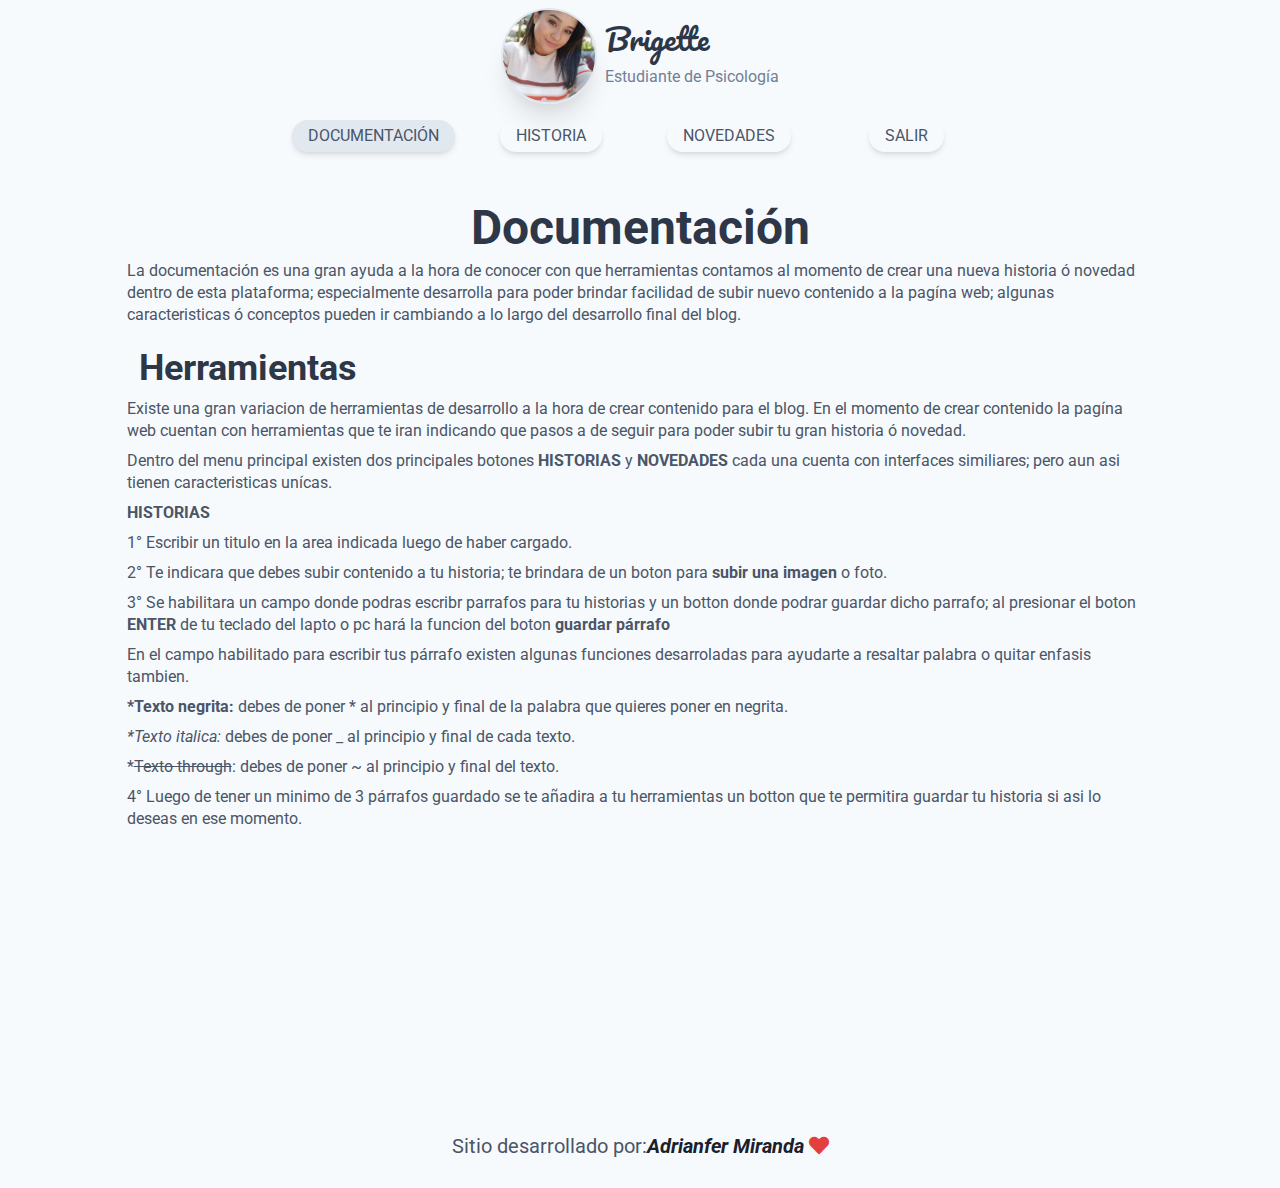
<file: index.html>
<!DOCTYPE html>
<html lang="es">

<head>
  <meta charset="UTF-8">
  <meta name="viewport" content="width=device-width, initial-scale=1.0">
  <title>Brigette</title>
  <link rel="stylesheet" href="css/reset.css">
  <link
    href="https://fonts.googleapis.com/css2?family=Pacifico&family=Roboto:ital,wght@0,100;0,400;0,900;1,400;1,900&display=swap"
    rel="stylesheet">
  <link rel="stylesheet" href="css/all.css">
  <link rel="stylesheet" href="css/tailwind.min.css">
  <link rel="stylesheet" href="css/main.css">
</head>

<body class="container-fluid bg-gray-100">

  <!-- HEADER -->
  <header class="container mx-auto">
    <div class="flex justify-around items-center py-2">
      <div class="flex justify-center items-center">
        <div class="flex justify-center items-center">
          <div id="btn-sesion"
            class="h-20 w-20 md:h-24 md:w-24 bg-cover border-solid border-2 border-indigo-300 rounded-full overflow-hidden shadow-xl cursor-pointer mr-2"
            style="background-image: url(img/user-profile.jpg);">
          </div>
          <div>
            <h2 class="font-pacifico text-gray-800 text-3xl mb-3">Brigette</h2>
            <span class="text-gray-600 leading-snug hidden sm:flex">Estudiante de Psicología</span>
          </div>
        </div>
      </div>
      <button id="btn-nav"
        class="bg-indigo-300 text-indigo-700 text-xl rounded-full shadow-md p-4 md:hidden focus:outline-none fa fa-bars"></button>
    </div>
    <nav id="nav" class="md:block max-w-screen-sm md:w-5/6 mx-auto p hidden">
      <ul class="flex justify-between items-center flex-wrap">
        <li class="flex justify-center w-1/2 md:w-2/12 my-2"><a href="index.html"
            class="transition duration-300 ease-in-out text-indigo-700 bg-indigo-300 hover:bg-indigo-300 text-center rounded-full shadow-md uppercase focus:outline-none px-4 py-2">Inicio</a>
        </li>
        <li class="flex justify-center w-1/2 md:w-2/12 my-2"><a href="historia.html"
            class="transition duration-300 ease-in-out text-indigo-700 hover:bg-indigo-300 text-center rounded-full shadow-md uppercase focus:outline-none px-4 py-2">Historia</a>
        </li>
        <li class="flex justify-center w-1/2 md:w-2/12 my-2"><a href="novedad.html"
            class="transition duration-300 ease-in-out text-indigo-700 hover:bg-indigo-300 text-center rounded-full shadow-md uppercase focus:outline-none px-4 py-2">Novedades</a>
        </li>
        <li class="flex justify-center w-1/2 md:w-2/12 my-2"><a href="#"
            class="text-gray-300 text-center rounded-full shadow-md uppercase cursor-default focus:outline-none px-4 py-2">Ventas</a></li>
      </ul>
    </nav>
  </header>

  <!-- MAIN SOCIAL -->
  <ul class="fixed hidden md:block p-4">
    <li><a href="#"
        class="fab fa-facebook-f transition duration-300 ease-in-out bg-blue-700 hover:bg-blue-900 flex items-center justify-center h-10 w-10 text-xl text-white rounded shadow-md my-2"></a>
    </li>
    <li><a href="#"
        class="fab fa-twitter transition duration-300 ease-in-out bg-blue-500 hover:bg-blue-700 flex items-center justify-center h-10 w-10 text-xl text-white rounded shadow-md my-2"></a>
    </li>
    <li><a href="#"
        class="fab fa-instagram transition duration-300 ease-in-out bg-orange-700 hover:bg-orange-900 flex items-center justify-center h-10 w-10 text-xl text-white rounded shadow-md my-2"></a>
    </li>
  </ul>

  <!-- MAIN POST -->
  <section class="container md:w-5/6 bg-gray-100 py-4 px-6 mb-12  mx-auto">
    <article id="preloader-post" class="relative overflow-hidden preloader-post">
      <h2 class="w-8/12 h-10 bg-gray-300 py-2 mb-2"></h2>
      <p class="w-full h-40 bg-gray-300 py-1 mb-2"></p>
      <div class="w-full flex justify-between items-center mb-2">
        <span class="w-3/12 h-8 bg-gray-300 py-1"></span>
        <span class="w-5/12 h-8 bg-gray-300 py-1"></span>
      </div>
    </article>

    <article id="post" class="hidden">
      <h1 class="w-full text-4xl md:text-5xl text-gray-800 text-center font-bold mb-2">Brigette Rov</h1>
    <img src="img/user-profile.jpg" alt="jpg"
      class="w-full sm:w-64 float-left rounded overflow-hidden shadow-md mx-auto  sm:mr-4 mb-3">
    <p class="w-full paragraph text-gray-700 leading-snug mb-2"><strong>Soy un ser agradable en un cuerpo
        biodegradable</strong>, tal como
      cualquier otro. Mayor de 20 pero menor de 30, nacida en los gloriosos noventas, en tierra firme, en tierra
      Venezolana.</p>

    <p class="w-full paragraph text-gray-700 leading-snug mb-2">Otra estudiante de pie en el transporte público, con
      medio pasaje en la mano, rogando que el colector este de
      buen humor. </p>

    <h3 class="text-4xl text-gray-800 text-center md:text-left font-bold capitalize ml-3 mt-6 mb-3">Estudios</h3>
    <p class="w-full paragraph text-gray-700 leading-snug mb-2">Estudio Psicología mención clínica, en la universidad
      más
      bonita. En el inicio de mi carrera <strong>un profesor citó</strong> la importancia de la geografía en la
      historia, contandonos de
      Esparta y Atenas. Esparta, siendo una isla expuesta a los piratas preparaba guerreros, mientras que Atenas, que se
      encontraba protegida por otras islas no tenía preocupaciones, mientras Esparta luchaba por su territorio, Atenas
      estudiaba artes y filosofaba; ejemplifico porque mi universidad para bien o para mal es Atenas en todo su
      esplendor. Es ligera, es suave, en cada esquina hay un cantante, un bailarín, alguien tocando algún instrumento,
      alguien meditando, alguien siendo libre. Nunca me sentí identificada con las carreras Espartanas que se ofrecían
      en mi estado natal.</p>

    <h3 class="text-4xl text-gray-800 text-center md:text-left font-bold capitalize ml-3 mt-6 mb-3">Entonces... ¿esta
      lejos de tu hogar?</h3>
    <p class="w-full paragraph text-gray-700 leading-snug mb-2">Sí, a varios cientos de kilómetros... <strong>soy
        Guayanesa</strong>, y ni
      siquiera de Ciudad Bolívar o Puerto Ordaz, <strong>soy Uasipatense</strong> (me comí la *G* a propósito); el
      objetivo de mi
      proyecto para optar al titulo de bachiller, era posicionar a Guasipati en el mapa, ya que las indicaciones de la
      troncal 10 (esos letreros verdes) saltan de <strong>Upata</strong> a <strong>El Callao</strong>, excluyendo por
      completo a <strong> Guasipatis</strong>. Los turistas
      que van a la Gran Sabana saben que pasaron por un pueblo, pero no han de tener idea de cual. En internet no habían
      muchos registros de su historia y cultura antes de nuestro proyecto.</p>

    <h3 class="text-4xl text-gray-800 text-center md:text-left font-bold capitalize ml-3 mt-6 mb-3">¿Que tenía psicoloía
      que no tenian las demás?
    </h3>
    <p class="w-full paragraph text-gray-700 leading-snug mb-2"> Psicología tenia medicina, tenia anatomía, tenia
      matemáticas y
      no tenia sangre. No es que no la tolere, o rechace el hecho de que estamos compuestos por ella, pero prefiero no
      tenerla cerca.</p>

    <h3 class="text-4xl text-gray-800 text-center md:text-left font-bold capitalize ml-3 mt-6 mb-3">¿Tiene qué ver tu
      blog con algún proyecto de
      tu
      carrera?
    </h3>
    <p class="w-full paragraph text-gray-700 leading-snug mb-2">
      Por el momento no, mi audiencia no esta siendo parte de algún experimento psicológico social. Tengo un blog por
      placer, por positivismo, por pasión, por gusto.</p>

    <p class="w-full paragraph text-gray-700 leading-snug mb-2">
      Desde el inicio hago un fuerte recalco en la <strong>DECISIÓN</strong>, tengo amigos con carreras ligadas a la
      salud en redes sociales como Instagram y Facebook, pasaba que a veces compartian contenido que me hacia ruido,
      fracturas, autopsias, animales descompuestos, entre otros, ellos seguían siendo mis amigos pero bloqueaba sus
      publicaciones, porque así no quisiera, eran cosas que terminaba viendo. Digamos entonces que Instagram y Facebook
      es la calle, la calle que todo mundo transita, donde no controlas lo que ocurre, Blogger es una tienda, es un
      restaurante, es un apartamento, es un lugar al que decides entrar, en el que decides seguir. <strong>A mis
        lectores</strong> que no son muchos, pero son leales, les agradezco desde la humildad de mi ser el hecho de que
      me decidieran leer.</p>

    <p class="w-full paragraph text-gray-700 leading-snug mb-2">
      Hago lo posible para que mi sitio sea un <strong>espacio positivo</strong>; Ayudandome, mientras posiblemente
      ayudo a los demás. No soy ignorante a la situación que vive mi país, yo también sufro, pero aquí trato de no
      enfocarme en eso; paginas de quejas ya hay. Si algún lector no se siente conforme con lo anterior puede salir con
      total comodidad y no venir más, si por el contrario algún lector me lee sin querer, le recomiendo que busque ayuda
      profesional para que pueda controlar sus impulsos. </p>

    <p class="w-full paragraph text-gray-700 leading-snug mb-2">
      Por el momento el plan sigue siendo el mismo, "<strong>aquí escribiré para quien me decida leer</strong>".</p>

    <div class="flex flex-wrap justify-between items-center w-full my-8">
      <div>
        <p class="text-indigo-700"><strong>Brigette Rov <i class="fa fa-heart"></i></strong></p>
      </div>
      <div>
        <p class="text-indigo-700">Publicado el <strong>14 de mayo del 2020</strong></p>
      </div>
    </div>
    </article>
  </section>

  <!-- MAIN CARD HISTORY -->
  <section class="container md:w-5/6 mx-auto my-12  p-5">
    <h2 class="w-full font-bold text-4xl md:text-5xl text-gray-800 text-center uppercase mb-8">Historias</h2>

    <div id="wrapper-historys" class="grid grid-cols-1 lg:grid-cols-2 gap-6">
      <div class="relative max-w-lg w-full sm:flex mx-auto rounded shadow-md overflow-hidden opacity-75 preloader-card">
        <div class="h-48 h-auto w-48 flex-none bg-gray-300 bg-cover">
        </div>

        <div
          class="flex flex-col justify-between bg-white border-l-4 md:border-l-0 md:border-r-4 border-solid border-gray-300 cursor-pointer py-4 px-6">
          <div>
            <h2 class="w-8/12 h-8 bg-gray-300 font-bold text-left text-xl capitalize py-2 mb-2"></h2>
            <p class="w-full bg-gray-300 text-gray-300">Lorem ipsum dolor sit amet, consectetur adipisila! Maiores
              et perferendis
              eaque, xercitationem praesentium nihil.</p>
          </div>

          <div class="mt-4">
            <h3 class="w-24 h-6 inline-block bg-gray-300 text-gray-300 font-bold rounded-full py-1 px-4"></h3>
          </div>

        </div>
      </div>

      <div class="relative max-w-lg w-full sm:flex mx-auto rounded shadow-md overflow-hidden opacity-75 preloader-card">
        <div class="h-48 h-auto w-48 flex-none bg-gray-300 bg-cover">
        </div>

        <div
          class="flex flex-col justify-between bg-white border-l-4 md:border-l-0 md:border-r-4 border-solid border-gray-300 cursor-pointer py-4 px-6">
          <div>
            <h2 class="w-8/12 h-8 bg-gray-300 font-bold text-left text-xl capitalize py-2 mb-2"></h2>
            <p class="w-full bg-gray-300 text-gray-300">Lorem ipsum dolor sit amet, consectetur adipisila! Maiores
              et perferendis
              eaque, xercitationem praesentium nihil.</p>
          </div>

          <div class="mt-4">
            <h3 class="w-24 h-6 inline-block bg-gray-300 text-gray-300 font-bold rounded-full py-1 px-4"></h3>
          </div>

        </div>
      </div>
    </div>

    <div class="flex justify-end items-center w-full mt-8">
      <a id="btn-more-history" href="#"
        class="transition duration-300 ease-in-out bg-indigo-300 text-indigo-800 hover:bg-indigo-700 hover:text-indigo-300 rounded-full uppercase shadow-md focus:outline-none px-4 py-2">Ver
        más</a>
    </div>
  </section>

  <!-- MAIN CARD NOVEDAD -->
  <section class="container md:w-5/6 mx-auto my-12  p-5">
    <h2 class="w-full font-bold text-4xl md:text-5xl text-gray-800 text-center uppercase mb-8">Novedades</h2>

    <div id="wrapper-novedades" class="grid grid-cols-1 lg:grid-cols-2 gap-6">
      <div class="relative max-w-lg w-full sm:flex mx-auto rounded shadow-md overflow-hidden opacity-75 preloader-card">
        <div class="h-48 h-auto w-48 flex-none bg-gray-300 bg-cover">
        </div>

        <div
          class="flex flex-col justify-between bg-white border-l-4 md:border-l-0 md:border-r-4 border-solid border-gray-300 cursor-pointer py-4 px-6">
          <div>
            <h2 class="w-8/12 h-8 bg-gray-300 font-bold text-left text-xl capitalize py-2 mb-2"></h2>
            <p class="w-full bg-gray-300 text-gray-300">Lorem ipsum dolor sit amet, consectetur adipisila! Maiores
              et perferendis
              eaque, xercitationem praesentium nihil.</p>
          </div>

          <div class="mt-4">
            <h3 class="w-24 h-6 inline-block bg-gray-300 text-gray-300 font-bold rounded-full py-1 px-4"></h3>
          </div>

        </div>
      </div>

      <div class="relative max-w-lg w-full sm:flex mx-auto rounded shadow-md overflow-hidden opacity-75 preloader-card">
        <div class="h-48 h-auto w-48 flex-none bg-gray-300 bg-cover">
        </div>

        <div
          class="flex flex-col justify-between bg-white border-l-4 md:border-l-0 md:border-r-4 border-solid border-gray-300 cursor-pointer py-4 px-6">
          <div>
            <h2 class="w-8/12 h-8 bg-gray-300 font-bold text-left text-xl capitalize py-2 mb-2"></h2>
            <p class="w-full bg-gray-300 text-gray-300">Lorem ipsum dolor sit amet, consectetur adipisila! Maiores
              et perferendis
              eaque, xercitationem praesentium nihil.</p>
          </div>

          <div class="mt-4">
            <h3 class="w-24 h-6 inline-block bg-gray-300 text-gray-300 font-bold rounded-full py-1 px-4"></h3>
          </div>

        </div>
      </div>
    </div>

    <div class="flex justify-end items-center w-full mt-8">
      <a id="btn-more-novedad" href="#"
        class="transition duration-300 ease-in-out bg-indigo-300 text-indigo-800 hover:bg-indigo-700 hover:text-indigo-300 rounded-full uppercase shadow-md focus:outline-none px-4 py-2">Ver
        más</a>
    </div>
  </section>

  <!-- MAIN TANKS -->
  <section class="container md:w-5/6 mx-auto my-12  p-5">
    <h4 class="text-gray-800 text-center text-4xl md:text-5xl font-bold uppercase py-6 mx-auto">¡Gracias por tu visita!
    </h4>
  </section>

  <!-- MAIN FOOTER -->
  <footer class="w-full flex justify-center items-center py-6">
    <p class="flex flex-col sm:flex-row justify-center items-center text-gray-700 text-xl my-2">Sitio desarrollado por:<i class="italic text-gray-900 font-bold"> Adrianfer
        Miranda <i class="fa fa-heart text-red-600"></i></i></p>
  </footer>

  <script src="js/navbarSesion.js"></script>
  <script src="js/main.js"></script>
</body>

</html>
</file>
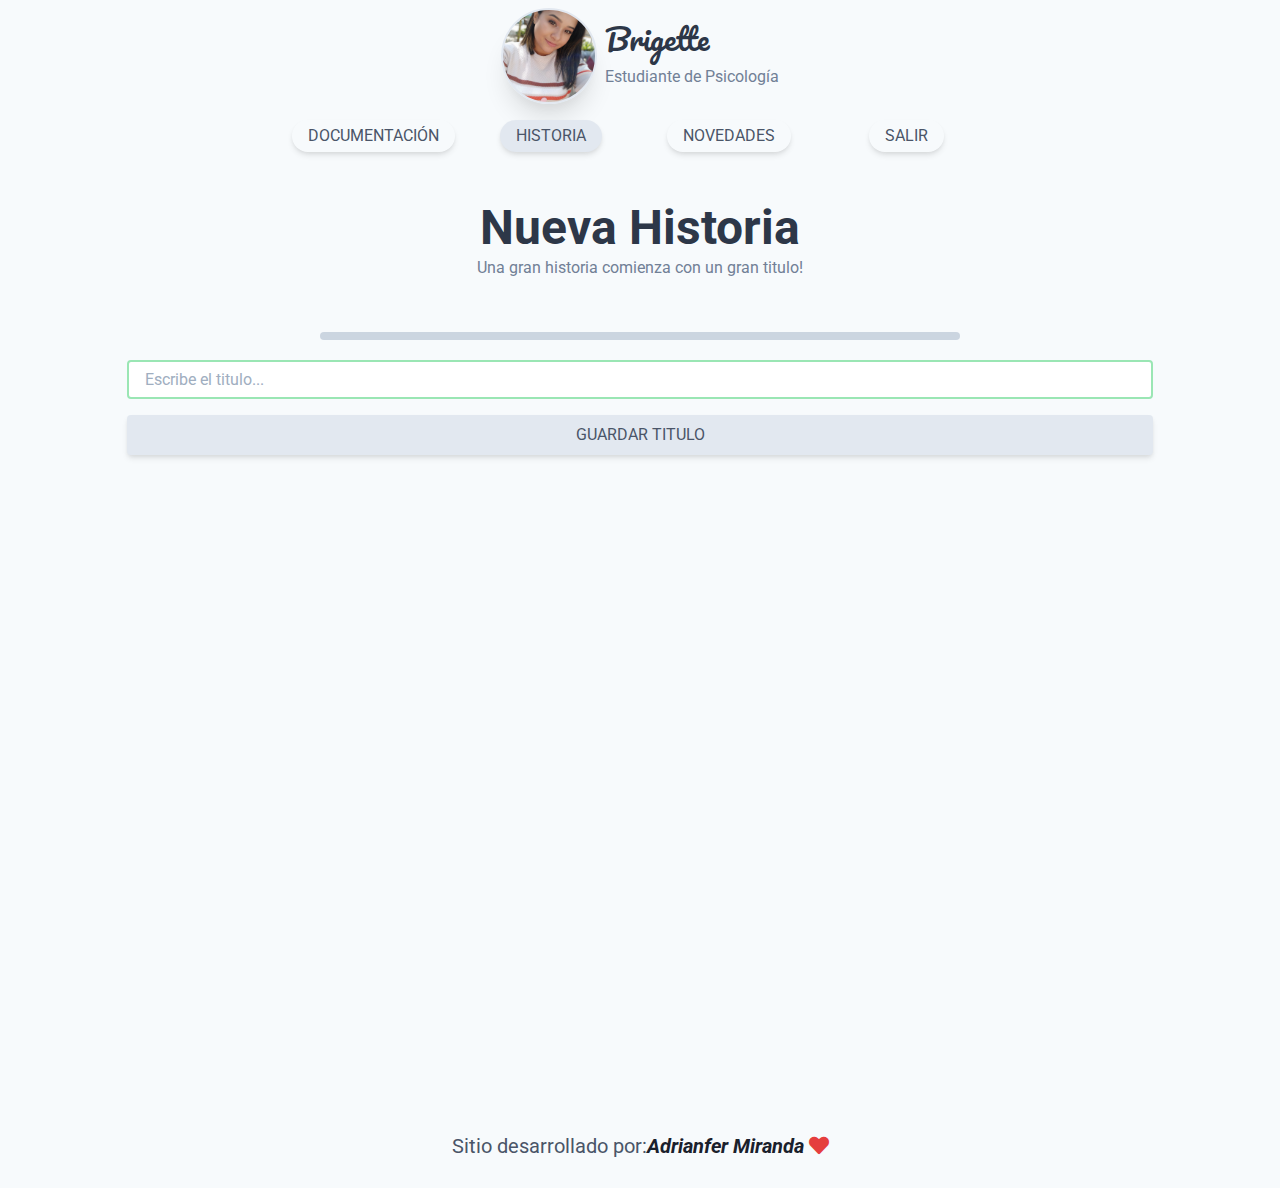
<file: docHistoria.html>
<!DOCTYPE html>
<html lang="es">

<head>
  <meta charset="UTF-8">
  <meta name="viewport" content="width=device-width, initial-scale=1.0">
  <title>Brigette - Administracion de Historias</title>
  <link rel="stylesheet" href="css/reset.css">
  <link
    href="https://fonts.googleapis.com/css2?family=Pacifico&family=Roboto:ital,wght@0,100;0,400;0,900;1,400;1,900&display=swap"
    rel="stylesheet">
  <link rel="stylesheet" href="css/all.css">
  <link rel="stylesheet" href="css/tailwind.min.css">
  <link rel="stylesheet" href="css/main.css">



</head>

<body class="container-fluid bg-gray-100">
  <!-- HEADER -->
  <header class="container mx-auto">
    <div class="flex justify-around items-center py-2">
      <div class="flex justify-center items-center">
        <div class="flex justify-center items-center">
          <div id="btn-sesion"
            class="h-20 w-20 md:h-24 md:w-24 bg-cover border-solid border-2 border-gray-300 rounded-full overflow-hidden shadow-xl cursor-pointer mr-2"
            style="background-image: url(img/user-profile.jpg);">
          </div>
          <div>
            <h2 class="font-pacifico text-gray-800 text-3xl mb-3">Brigette</h2>
            <span class="text-gray-600 leading-snug hidden sm:flex">Estudiante de Psicología</span>
          </div>
        </div>
      </div>
      <button id="btn-nav"
        class="bg-gray-300 text-gray-700 text-xl rounded-full shadow-md p-4 md:hidden focus:outline-none fa fa-bars"></button>
    </div>
    <nav id="nav" class="md:block max-w-screen-sm md:w-5/6 mx-auto p hidden">
      <ul class="flex justify-between items-center flex-wrap">
        <li class="flex justify-center w-1/2 md:w-2/12 my-2"><a href="document.html"
            class="transition duration-300 ease-in-out text-gray-700 hover:bg-gray-300 text-center rounded-full shadow-md uppercase focus:outline-none px-4 py-2">Documentación</a>
        </li>
        <li class="flex justify-center w-1/2 md:w-2/12 my-2"><a href="docHistoria.html"
            class="transition duration-300 ease-in-out text-gray-700 bg-gray-300 hover:bg-gray-300 text-center rounded-full shadow-md uppercase focus:outline-none px-4 py-2">Historia</a>
        </li>
        <li class="flex justify-center w-1/2 md:w-2/12 my-2"><a href="#"
            class="transition duration-300 ease-in-out text-gray-700 hover:bg-gray-300 text-center rounded-full shadow-md uppercase focus:outline-none px-4 py-2">Novedades</a>
        </li>
        <li class="flex justify-center w-1/2 md:w-2/12 my-2"><a id="btn-close-sesion"
          class="transition duration-300 ease-in-out text-gray-700 hover:bg-gray-300 text-center rounded-full shadow-md uppercase focus:outline-none px-4 py-2 cursor-pointer">Salir</a>
      </li>
      </ul>
    </nav>
  </header>



  <section class="container min-h-screen md:w-5/6 bg-gray-100 mx-auto mt-6 mb-5 p-5">
    <article id="post" class="w-full inline-block mb-6">
      <h1 id="title" class="w-full text-4xl md:text-5xl text-gray-800 text-center font-bold mb-2">Nueva Historia</h1>
      <p class="w-full text-base text-gray-600 text-center mb-4">Una gran historia comienza con un gran titulo!</p>

    </article>

    <div class="w-full">
      <div id="walkPost">
        <h3 class="text-4xl text-gray-600 uppercase text-center mb-2"></h3>
        <p class="text-gray-600 text-center mb-4"></p>
      </div>
      <ul id="progressPost"
        class="w-full max-w-screen-sm flex justify-around bg-gray-400 rounded-full overflow-hidden mx-auto mb-4">
        <li class="w-1/3 py-1"></li>
        <li class="w-1/3 py-1"></li>
        <li class="w-1/3 py-1"></li>
        <li class="w-1/3 py-1"></li>
      </ul>
    </div>


    <form id="form" method="POST" class="w-ful flex justify-center flex-col w-full md:block">
      <div class="flex flex-col relative mb-4">
        <input id="inputTitle" type="text" autocomplete="off" placeholder="Escribe el titulo..."
          class="border-solid border-2 focus:border-green-300 rounded mt-1 px-4 py-2 inputActive">

        <button id="btnTitle"
          class="w-full btn bg-gray-300 text-gray-700 focus:outline-none uppercase rounded shadow-md cursor-default py-3 px-4 mt-4 mx-auto">guardar
          titulo</button>
      </div>
    </form>
  </section>

  <!-- MAIN FOOTER -->
  <footer class="w-full flex justify-center items-center py-6">
    <p class="flex flex-col sm:flex-row justify-center items-center text-gray-700 text-xl my-2">Sitio desarrollado
      por:<i class="italic text-gray-900 font-bold"> Adrianfer
        Miranda <i class="fa fa-heart text-red-600"></i></i></p>
  </footer>


  <script src="js/navbarSesion.js"></script>
  <!-- <script src="js/main.js"></script> -->
  <script src="js/developer.js"></script>
</body>

</html>
</file>
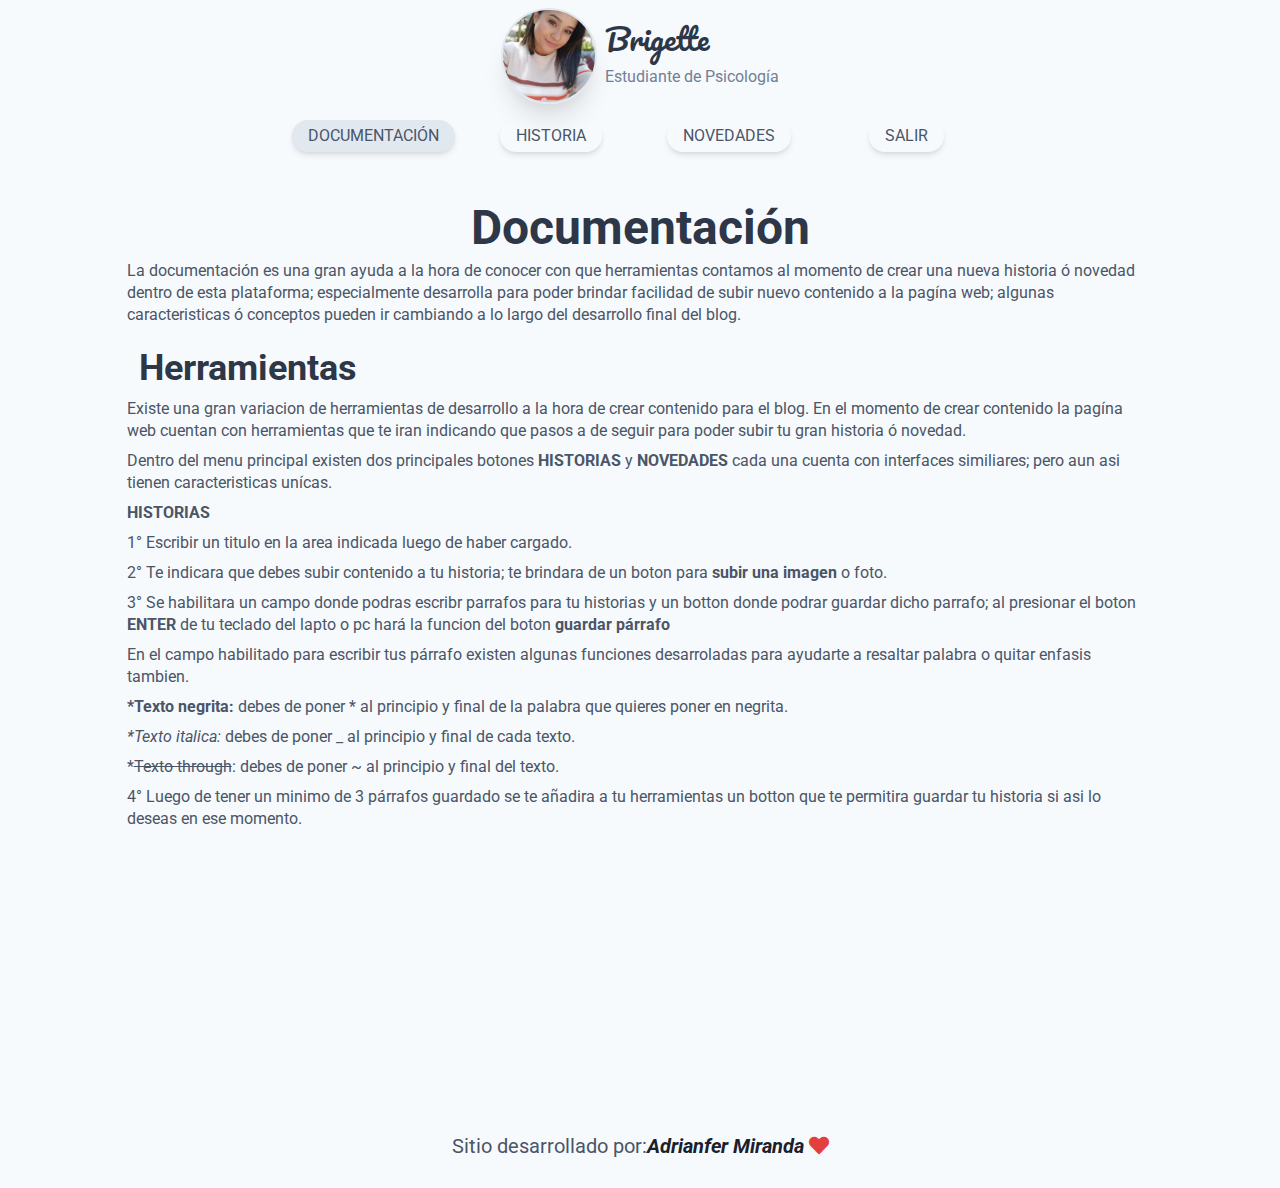
<file: document.html>
<!DOCTYPE html>
<html lang="es">

<head>
  <meta charset="UTF-8">
  <meta name="viewport" content="width=device-width, initial-scale=1.0">
  <title>Brigette - Documentación</title>
  <link rel="stylesheet" href="css/reset.css">
  <link
    href="https://fonts.googleapis.com/css2?family=Pacifico&family=Roboto:ital,wght@0,100;0,400;0,900;1,400;1,900&display=swap"
    rel="stylesheet">
  <link rel="stylesheet" href="css/all.css">
  <link rel="stylesheet" href="css/tailwind.min.css">
  <link rel="stylesheet" href="css/main.css">

  

</head>

<body class="container-fluid bg-gray-100">

  <!-- HEADER -->
  <header class="container mx-auto">
    <div class="flex justify-around items-center py-2">
      <div class="flex justify-center items-center">
        <div class="flex justify-center items-center">
          <div id="btn-sesion"
            class="h-20 w-20 md:h-24 md:w-24 bg-cover border-solid border-2 border-gray-300 rounded-full overflow-hidden shadow-xl cursor-pointer mr-2"
            style="background-image: url(img/user-profile.jpg);">
          </div>
          <div>
            <h2 class="font-pacifico text-gray-800 text-3xl mb-3">Brigette</h2>
            <span class="text-gray-600 leading-snug hidden sm:flex">Estudiante de Psicología</span>
          </div>
        </div>
      </div>
      <button id="btn-nav"
        class="bg-gray-300 text-gray-700 text-xl rounded-full shadow-md p-4 md:hidden focus:outline-none fa fa-bars"></button>
    </div>
    <nav id="nav" class="md:block max-w-screen-sm md:w-5/6 mx-auto p hidden">
      <ul class="flex justify-between items-center flex-wrap">
        <li class="flex justify-center w-1/2 md:w-2/12 my-2"><a href="document.html"
            class="transition duration-300 ease-in-out text-gray-700 bg-gray-300 hover:bg-gray-300 text-center rounded-full shadow-md uppercase focus:outline-none px-4 py-2">Documentación</a>
        </li>
        <li class="flex justify-center w-1/2 md:w-2/12 my-2"><a href="docHistoria.html"
            class="transition duration-300 ease-in-out text-gray-700 hover:bg-gray-300 text-center rounded-full shadow-md uppercase focus:outline-none px-4 py-2">Historia</a>
        </li>
        <li class="flex justify-center w-1/2 md:w-2/12 my-2"><a href="#"
            class="transition duration-300 ease-in-out text-gray-700 hover:bg-gray-300 text-center rounded-full shadow-md uppercase focus:outline-none px-4 py-2">Novedades</a>
        </li>
        <li class="flex justify-center w-1/2 md:w-2/12 my-2"><a id="btn-close-sesion"
          class="transition duration-300 ease-in-out text-gray-700 hover:bg-gray-300 text-center rounded-full shadow-md uppercase focus:outline-none px-4 py-2 cursor-pointer">Salir</a>
      </ul>
    </nav>
  </header>


  <section class="container min-h-screen md:w-5/6 bg-gray-100 mx-auto mt-6 mb-5 p-5">
    <article id="post" class="w-full inline-block mb-6">
      <h1 id="title" class="w-full text-4xl md:text-5xl text-gray-800 text-center font-bold mb-2">Documentación</h1>
      <p class="w-full paragraph text-gray-700 leading-snug mb-2">La documentación es una gran ayuda a la hora de conocer con que herramientas contamos al momento de crear una nueva historia ó novedad dentro de esta plataforma; especialmente desarrolla para poder brindar facilidad de subir nuevo contenido a la pagína web; algunas caracteristicas ó conceptos pueden ir cambiando a lo largo del desarrollo final del <i>blog</i>.</p>

      <h3 class="text-4xl text-gray-800 text-center md:text-left font-bold capitalize ml-3 mt-6 mb-3">Herramientas</h3>
      <p class="w-full paragraph text-gray-700 leading-snug mb-2">Existe una gran variacion de herramientas de desarrollo a la hora de crear contenido para el blog. En el momento de crear contenido la pagína web cuentan con herramientas que te iran indicando que pasos a de seguir para poder subir tu gran historia ó novedad.</p>
      <p class="w-full paragraph text-gray-700 leading-snug mb-2">Dentro del menu principal existen dos principales botones <strong class="uppercase">historias</strong> y <strong class="uppercase">Novedades</strong> cada una cuenta con interfaces similiares; pero aun asi tienen caracteristicas unícas.</p>

      <p class="w-full paragraph text-gray-700 leading-snug mb-2"><strong>HISTORIAS</strong></p>
      <p class="w-full paragraph text-gray-700 leading-snug mb-2">1° Escribir un titulo en la area indicada luego de haber cargado.</p>
      <p class="w-full paragraph text-gray-700 leading-snug mb-2">2° Te indicara que debes subir contenido a tu historia; te brindara de un boton para <strong>subir una imagen</strong> o foto.</p>
      <p class="w-full paragraph text-gray-700 leading-snug mb-2">3° Se habilitara un campo donde podras escribr parrafos para tu <i>historias</i> y un botton donde podrar guardar dicho parrafo; al presionar el boton <strong>ENTER</strong> de tu teclado del lapto o pc hará la funcion del boton <strong>guardar párrafo</strong></p>
      <p class="w-full paragraph text-gray-700 leading-snug mb-2">En el campo habilitado para escribir tus párrafo existen algunas funciones desarroladas para ayudarte a resaltar palabra o quitar enfasis tambien.</p>
      <p class="w-full paragraph text-gray-700 leading-snug mb-2"><strong>*Texto negrita:</strong> debes de poner * al principio y final de la palabra que quieres poner en negrita.</p>
      <p class="w-full paragraph text-gray-700 leading-snug mb-2"><i class="italic">*Texto italica:</i> debes de poner _ al principio y final de cada texto.</p>
      <p class="w-full paragraph text-gray-700 leading-snug mb-2">*<i class="line-through">Texto through</i>: debes de poner ~ al principio y final del texto.</p>
      <p class="w-full paragraph text-gray-700 leading-snug mb-2">4° Luego de tener un minimo de 3 párrafos guardado se te añadira a tu herramientas un botton que te permitira guardar tu historia si asi lo deseas en ese momento.</p>
      



      

    </article>  
  </section>
  
<!-- MAIN FOOTER -->
<footer class="w-full flex justify-center items-center py-6">
  <p class="flex flex-col sm:flex-row justify-center items-center text-gray-700 text-xl my-2">Sitio desarrollado por:<i class="italic text-gray-900 font-bold"> Adrianfer
      Miranda <i class="fa fa-heart text-red-600"></i></i></p>
</footer>


  <script src="js/navbarSesion.js"></script>
  <!-- <script src="js/main.js"></script> -->
</body>

</html>
</file>
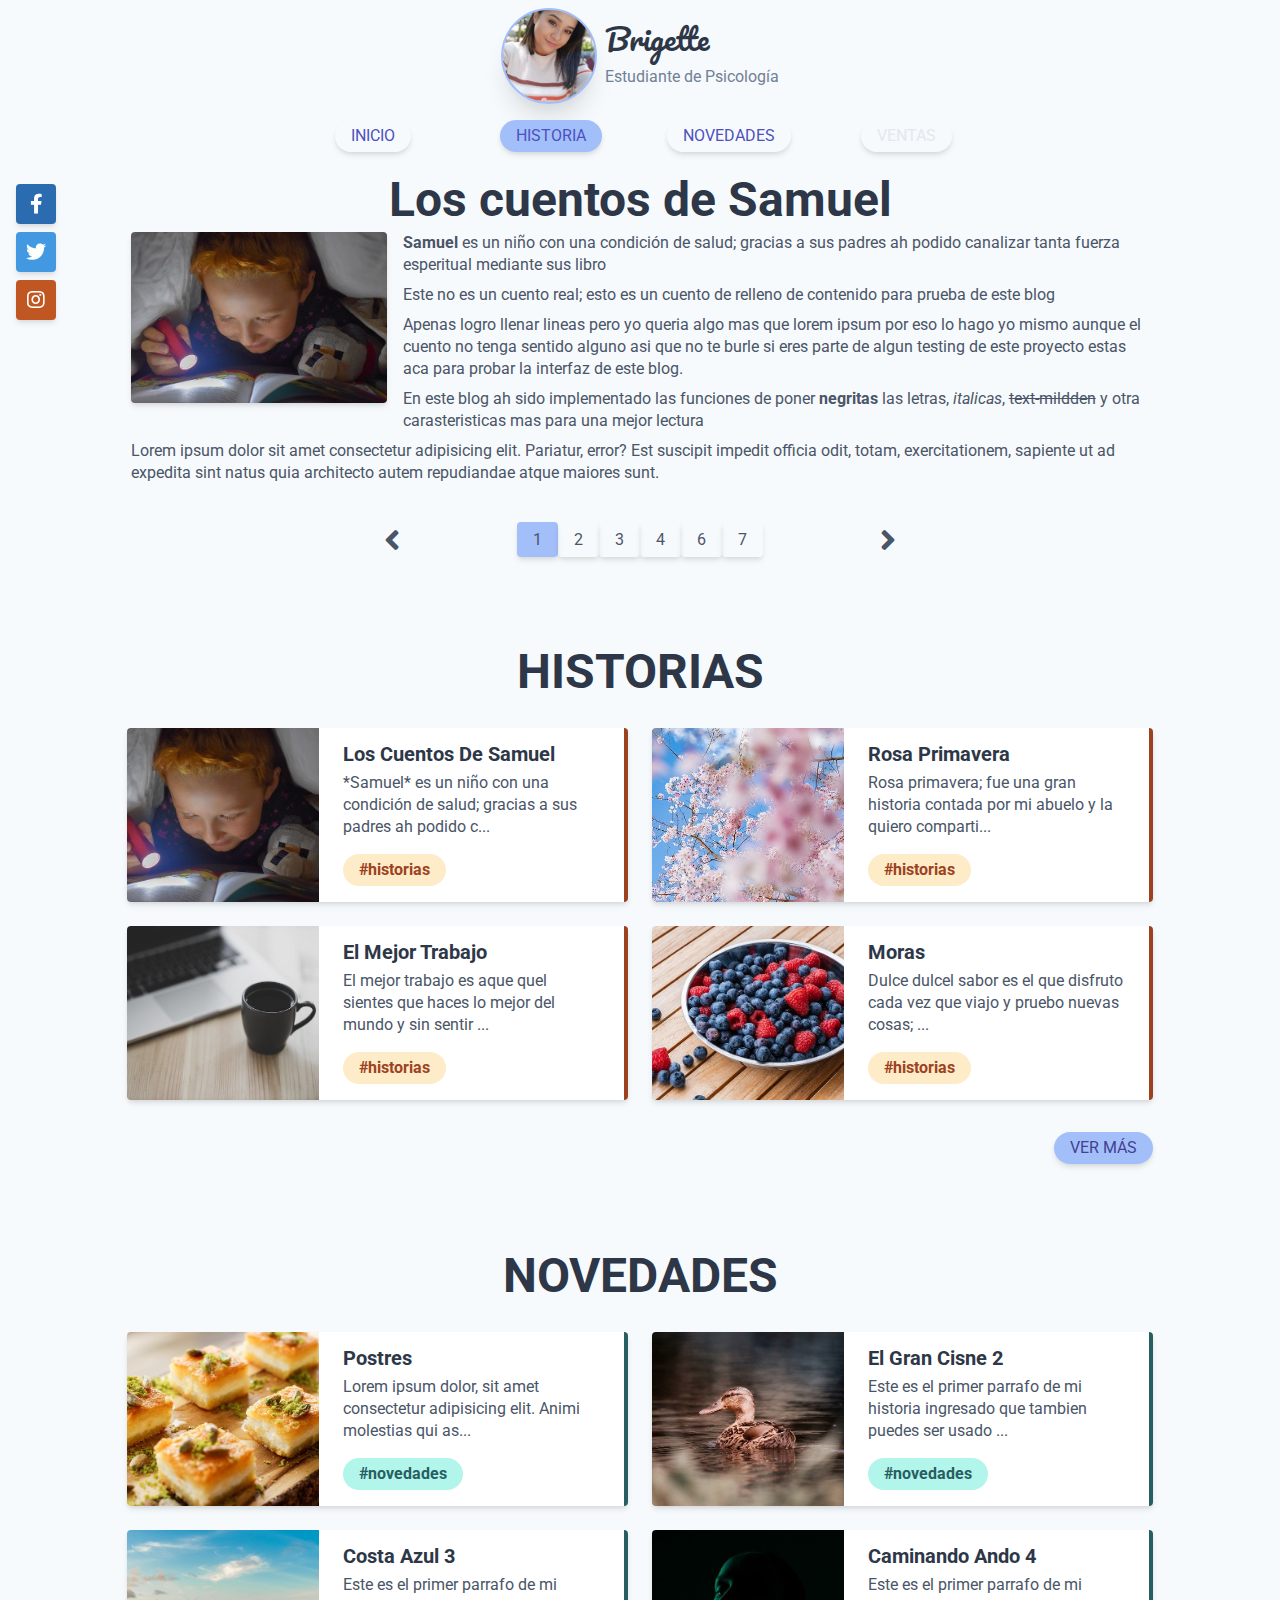
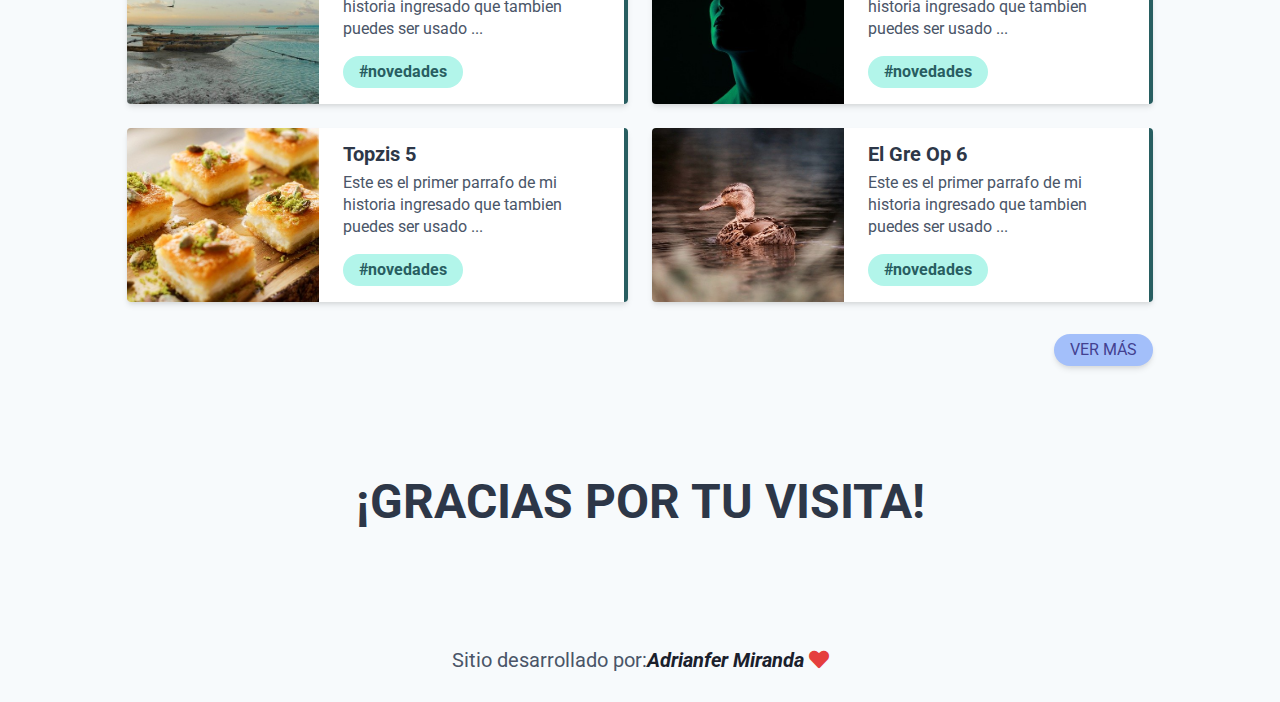
<file: historia.html>
<!DOCTYPE html>
<html lang="es">

<head>
  <meta charset="UTF-8">
  <meta name="viewport" content="width=device-width, initial-scale=1.0">
  <title>Brigette - Historias</title>
  <link rel="stylesheet" href="css/reset.css">
  <link
    href="https://fonts.googleapis.com/css2?family=Pacifico&family=Roboto:ital,wght@0,100;0,400;0,900;1,400;1,900&display=swap"
    rel="stylesheet">
  <link rel="stylesheet" href="css/all.css">
  <link rel="stylesheet" href="css/tailwind.min.css">
  <link rel="stylesheet" href="css/main.css">
</head>

<body class="container-fluid bg-gray-100">

  <!-- HEADER -->
  <header class="container mx-auto">
    <div class="flex justify-around items-center py-2">
      <div class="flex justify-center items-center">
        <div class="flex justify-center items-center">
          <div id="btn-sesion"
            class="h-20 w-20 md:h-24 md:w-24 bg-cover border-solid border-2 border-indigo-300 rounded-full overflow-hidden shadow-xl cursor-pointer mr-2"
            style="background-image: url(img/user-profile.jpg);">
          </div>
          <div>
            <h2 class="font-pacifico text-gray-800 text-3xl mb-3">Brigette</h2>
            <span class="text-gray-600 leading-snug hidden sm:flex">Estudiante de Psicología</span>
          </div>
        </div>
      </div>
      <button id="btn-nav"
        class="bg-indigo-300 text-indigo-700 text-xl rounded-full shadow-md p-4 md:hidden focus:outline-none fa fa-bars"></button>
    </div>
    <nav id="nav" class="md:block max-w-screen-sm md:w-5/6 mx-auto p hidden">
      <ul class="flex justify-between items-center flex-wrap">
        <li class="flex justify-center w-1/2 md:w-2/12 my-2"><a href="index.html"
            class="transition duration-300 ease-in-out text-indigo-700 hover:bg-indigo-300 text-center rounded-full shadow-md uppercase focus:outline-none px-4 py-2">Inicio</a>
        </li>
        <li class="flex justify-center w-1/2 md:w-2/12 my-2"><a href="historia.html"
            class="transition duration-300 ease-in-out text-indigo-700 bg-indigo-300 hover:bg-indigo-300 text-center rounded-full shadow-md uppercase focus:outline-none px-4 py-2">Historia</a>
        </li>
        <li class="flex justify-center w-1/2 md:w-2/12 my-2"><a href="novedad.html"
            class="transition duration-300 ease-in-out text-indigo-700 hover:bg-indigo-300 text-center rounded-full shadow-md uppercase focus:outline-none px-4 py-2">Novedades</a>
        </li>
        <li class="flex justify-center w-1/2 md:w-2/12 my-2"><a href="#"
            class="text-gray-300 text-center rounded-full shadow-md uppercase cursor-default focus:outline-none px-4 py-2">Ventas</a>
        </li>
      </ul>
    </nav>
  </header>

  <!-- MAIN SOCIAL -->
  <ul class="fixed hidden md:block p-4">
    <li><a href="#"
        class="fab fa-facebook-f transition duration-300 ease-in-out bg-blue-700 hover:bg-blue-900 flex items-center justify-center h-10 w-10 text-xl text-white rounded shadow-md my-2"></a>
    </li>
    <li><a href="#"
        class="fab fa-twitter transition duration-300 ease-in-out bg-blue-500 hover:bg-blue-700 flex items-center justify-center h-10 w-10 text-xl text-white rounded shadow-md my-2"></a>
    </li>
    <li><a href="#"
        class="fab fa-instagram transition duration-300 ease-in-out bg-orange-700 hover:bg-orange-900 flex items-center justify-center h-10 w-10 text-xl text-white rounded shadow-md my-2"></a>
    </li>
  </ul>

  <!-- MAIN POST -->
  <section class="container md:w-5/6 bg-gray-100 py-4 px-6 mb-12  mx-auto">
    <article id="preloader-post" class="relative overflow-hidden preloader-post">
      <h2 class="w-8/12 h-10 bg-gray-300 py-2 mb-2"></h2>
      <p class="w-full h-40 bg-gray-300 py-1 mb-2"></p>
      <div class="w-full flex justify-between items-center mb-2">
        <span class="w-3/12 h-8 bg-gray-300 py-1"></span>
        <span class="w-5/12 h-8 bg-gray-300 py-1"></span>
      </div>
    </article>

    <article id="post" class="w-full hidden">
      <h1 class="w-full text-4xl md:text-5xl text-gray-800 text-center font-bold mb-2">Brigette Rov</h1>
      <img src="img/user-profile.jpg" alt="jpg"
        class="
        ">
      <p class="w-full paragraph text-gray-700 leading-snug mb-2"><strong>Soy un ser agradable en un cuerpo
          biodegradable</strong>, tal como
        cualquier otro. Mayor de 20 pero menor de 30, nacida en los gloriosos noventas, en tierra firme, en tierra
        Venezolana.</p>

      <p class="w-full paragraph text-gray-700 leading-snug mb-2">Otra estudiante de pie en el transporte público, con
        medio pasaje en la mano, rogando que el colector este de
        buen humor. </p>

      <h3 class="text-4xl text-gray-800 text-center md:text-left font-bold capitalize ml-3 mt-6 mb-3">Estudios</h3>
      <p class="w-full paragraph text-gray-700 leading-snug mb-2">Estudio Psicología mención clínica, en la universidad
        más
        bonita. En el inicio de mi carrera <strong>un profesor citó</strong> la importancia de la geografía en la
        historia, contandonos de
        Esparta y Atenas. Esparta, siendo una isla expuesta a los piratas preparaba guerreros, mientras que Atenas, que
        se
        encontraba protegida por otras islas no tenía preocupaciones, mientras Esparta luchaba por su territorio, Atenas
        estudiaba artes y filosofaba; ejemplifico porque mi universidad para bien o para mal es Atenas en todo su
        esplendor. Es ligera, es suave, en cada esquina hay un cantante, un bailarín, alguien tocando algún instrumento,
        alguien meditando, alguien siendo libre. Nunca me sentí identificada con las carreras Espartanas que se ofrecían
        en mi estado natal.</p>

      <h3 class="text-4xl text-gray-800 text-center md:text-left font-bold capitalize ml-3 mt-6 mb-3">Entonces... ¿esta
        lejos de tu hogar?</h3>
      <p class="w-full paragraph text-gray-700 leading-snug mb-2">Sí, a varios cientos de kilómetros... <strong>soy
          Guayanesa</strong>, y ni
        siquiera de Ciudad Bolívar o Puerto Ordaz, <strong>soy Uasipatense</strong> (me comí la *G* a propósito); el
        objetivo de mi
        proyecto para optar al titulo de bachiller, era posicionar a Guasipati en el mapa, ya que las indicaciones de la
        troncal 10 (esos letreros verdes) saltan de <strong>Upata</strong> a <strong>El Callao</strong>, excluyendo por
        completo a <strong> Guasipatis</strong>. Los turistas
        que van a la Gran Sabana saben que pasaron por un pueblo, pero no han de tener idea de cual. En internet no
        habían
        muchos registros de su historia y cultura antes de nuestro proyecto.</p>

      <h3 class="text-4xl text-gray-800 text-center md:text-left font-bold capitalize ml-3 mt-6 mb-3">¿Que tenía
        psicoloía
        que no tenian las demás?
      </h3>
      <p class="w-full paragraph text-gray-700 leading-snug mb-2"> Psicología tenia medicina, tenia anatomía, tenia
        matemáticas y
        no tenia sangre. No es que no la tolere, o rechace el hecho de que estamos compuestos por ella, pero prefiero no
        tenerla cerca.</p>

      <h3 class="text-4xl text-gray-800 text-center md:text-left font-bold capitalize ml-3 mt-6 mb-3">¿Tiene qué ver tu
        blog con algún proyecto de
        tu
        carrera?
      </h3>
      <p class="w-full paragraph text-gray-700 leading-snug mb-2">
        Por el momento no, mi audiencia no esta siendo parte de algún experimento psicológico social. Tengo un blog por
        placer, por positivismo, por pasión, por gusto.</p>

      <p class="w-full paragraph text-gray-700 leading-snug mb-2">
        Desde el inicio hago un fuerte recalco en la <strong>DECISIÓN</strong>, tengo amigos con carreras ligadas a la
        salud en redes sociales como Instagram y Facebook, pasaba que a veces compartian contenido que me hacia ruido,
        fracturas, autopsias, animales descompuestos, entre otros, ellos seguían siendo mis amigos pero bloqueaba sus
        publicaciones, porque así no quisiera, eran cosas que terminaba viendo. Digamos entonces que Instagram y
        Facebook
        es la calle, la calle que todo mundo transita, donde no controlas lo que ocurre, Blogger es una tienda, es un
        restaurante, es un apartamento, es un lugar al que decides entrar, en el que decides seguir. <strong>A mis
          lectores</strong> que no son muchos, pero son leales, les agradezco desde la humildad de mi ser el hecho de
        que
        me decidieran leer.</p>

      <p class="w-full paragraph text-gray-700 leading-snug mb-2">
        Hago lo posible para que mi sitio sea un <strong>espacio positivo</strong>; Ayudandome, mientras posiblemente
        ayudo a los demás. No soy ignorante a la situación que vive mi país, yo también sufro, pero aquí trato de no
        enfocarme en eso; paginas de quejas ya hay. Si algún lector no se siente conforme con lo anterior puede salir
        con
        total comodidad y no venir más, si por el contrario algún lector me lee sin querer, le recomiendo que busque
        ayuda
        profesional para que pueda controlar sus impulsos. </p>

      <p class="w-full paragraph text-gray-700 leading-snug mb-2">
        Por el momento el plan sigue siendo el mismo, "<strong>aquí escribiré para quien me decida leer</strong>".</p>

      <div class="flex flex-wrap justify-between items-center w-full my-8">
        <div>
          <p class="text-indigo-700"><strong>Brigette Rov <i class="fa fa-heart"></i></strong></p>
        </div>
        <div>
          <p class="text-indigo-700">Publicado el <strong>14 de mayo del 2020</strong></p>
        </div>
      </div>
    </article>

    <ul class="w-full max-w-screen-sm flex justify-around items-center mt-8 mx-auto">
      <button class="fa fa-angle-left fa-2x text-gray-700 hover:bg-indigo-300 rounded-full py-2 px-4"></button>
      <ul class="w-64 flex justify-center tems-center">
        <li class="my-2"><a href="#" class="text-gray-700 bg-indigo-300 hover:bg-indigo-300 focus:bg-indigo-300 focus:outline-none rounded shadow-md py-2 px-4">1</a></li>
        <li class="my-2"><a href="#" class="text-gray-700 hover:bg-indigo-300 focus:bg-indigo-300 focus:outline-none rounded shadow-md py-2 px-4">2</a></li>
        <li class="my-2"><a href="#" class="text-gray-700 hover:bg-indigo-300 focus:bg-indigo-300 focus:outline-none rounded shadow-md py-2 px-4">3</a></li>
        <li class="my-2"><a href="#" class="text-gray-700 hover:bg-indigo-300 focus:bg-indigo-300 focus:outline-none rounded shadow-md py-2 px-4">4</a></li>
        <li class="my-2"><a href="#" class="text-gray-700 hover:bg-indigo-300 focus:bg-indigo-300 focus:outline-none rounded shadow-md py-2 px-4">6</a></li>
        <li class="my-2"><a href="#" class="text-gray-700 hover:bg-indigo-300 focus:bg-indigo-300 focus:outline-none rounded shadow-md py-2 px-4">7</a></li>
      </ul>
      <button class="fa fa-angle-right fa-2x text-gray-700 hover:bg-indigo-300 rounded-full py-2 px-4"></button>
    </ul>
  </section>

  <!-- MAIN CARD HISTORY -->
  <section class="container md:w-5/6 mx-auto my-12  p-5">
    <h2 class="w-full font-bold text-4xl md:text-5xl text-gray-800 text-center uppercase mb-8">Historias</h2>

    <div id="wrapper-historys" class="grid grid-cols-1 lg:grid-cols-2 gap-6">
      <div class="relative max-w-lg w-full sm:flex mx-auto rounded shadow-md overflow-hidden opacity-75 preloader-card">
        <div class="h-48 h-auto w-48 flex-none bg-gray-300 bg-cover">
        </div>

        <div
          class="flex flex-col justify-between bg-white border-l-4 md:border-l-0 md:border-r-4 border-solid border-gray-300 cursor-pointer py-4 px-6">
          <div>
            <h2 class="w-8/12 h-8 bg-gray-300 font-bold text-left text-xl capitalize py-2 mb-2"></h2>
            <p class="w-full bg-gray-300 text-gray-300">Lorem ipsum dolor sit amet, consectetur adipisila! Maiores
              et perferendis
              eaque, xercitationem praesentium nihil.</p>
          </div>

          <div class="mt-4">
            <h3 class="w-24 h-6 inline-block bg-gray-300 text-gray-300 font-bold rounded-full py-1 px-4"></h3>
          </div>

        </div>
      </div>

      <div class="relative max-w-lg w-full sm:flex mx-auto rounded shadow-md overflow-hidden opacity-75 preloader-card">
        <div class="h-48 h-auto w-48 flex-none bg-gray-300 bg-cover">
        </div>

        <div
          class="flex flex-col justify-between bg-white border-l-4 md:border-l-0 md:border-r-4 border-solid border-gray-300 cursor-pointer py-4 px-6">
          <div>
            <h2 class="w-8/12 h-8 bg-gray-300 font-bold text-left text-xl capitalize py-2 mb-2"></h2>
            <p class="w-full bg-gray-300 text-gray-300">Lorem ipsum dolor sit amet, consectetur adipisila! Maiores
              et perferendis
              eaque, xercitationem praesentium nihil.</p>
          </div>

          <div class="mt-4">
            <h3 class="w-24 h-6 inline-block bg-gray-300 text-gray-300 font-bold rounded-full py-1 px-4"></h3>
          </div>

        </div>
      </div>
    </div>

    <div class="flex justify-end items-center w-full mt-8">
      <a id="btn-more-history" href="#"
        class="transition duration-300 ease-in-out bg-indigo-300 text-indigo-800 hover:bg-indigo-700 hover:text-indigo-300 rounded-full uppercase shadow-md focus:outline-none px-4 py-2">Ver
        más</a>
    </div>
  </section>

  <!-- MAIN CARD NOVEDAD -->
  <section class="container md:w-5/6 mx-auto my-12  p-5">
    <h2 class="w-full font-bold text-4xl md:text-5xl text-gray-800 text-center uppercase mb-8">Novedades</h2>

    <div id="wrapper-novedades" class="grid grid-cols-1 lg:grid-cols-2 gap-6">
      <div class="relative max-w-lg w-full sm:flex mx-auto rounded shadow-md overflow-hidden opacity-75 preloader-card">
        <div class="h-48 h-auto w-48 flex-none bg-gray-300 bg-cover">
        </div>

        <div
          class="flex flex-col justify-between bg-white border-l-4 md:border-l-0 md:border-r-4 border-solid border-gray-300 cursor-pointer py-4 px-6">
          <div>
            <h2 class="w-8/12 h-8 bg-gray-300 font-bold text-left text-xl capitalize py-2 mb-2"></h2>
            <p class="w-full bg-gray-300 text-gray-300">Lorem ipsum dolor sit amet, consectetur adipisila! Maiores
              et perferendis
              eaque, xercitationem praesentium nihil.</p>
          </div>

          <div class="mt-4">
            <h3 class="w-24 h-6 inline-block bg-gray-300 text-gray-300 font-bold rounded-full py-1 px-4"></h3>
          </div>

        </div>
      </div>

      <div class="relative max-w-lg w-full sm:flex mx-auto rounded shadow-md overflow-hidden opacity-75 preloader-card">
        <div class="h-48 h-auto w-48 flex-none bg-gray-300 bg-cover">
        </div>

        <div
          class="flex flex-col justify-between bg-white border-l-4 md:border-l-0 md:border-r-4 border-solid border-gray-300 cursor-pointer py-4 px-6">
          <div>
            <h2 class="w-8/12 h-8 bg-gray-300 font-bold text-left text-xl capitalize py-2 mb-2"></h2>
            <p class="w-full bg-gray-300 text-gray-300">Lorem ipsum dolor sit amet, consectetur adipisila! Maiores
              et perferendis
              eaque, xercitationem praesentium nihil.</p>
          </div>

          <div class="mt-4">
            <h3 class="w-24 h-6 inline-block bg-gray-300 text-gray-300 font-bold rounded-full py-1 px-4"></h3>
          </div>

        </div>
      </div>
    </div>

    <div class="flex justify-end items-center w-full mt-8">
      <a id="btn-more-novedad" href="#"
        class="transition duration-300 ease-in-out bg-indigo-300 text-indigo-800 hover:bg-indigo-700 hover:text-indigo-300 rounded-full uppercase shadow-md focus:outline-none px-4 py-2">Ver
        más</a>
    </div>
  </section>

  <!-- MAIN TANKS -->
  <section class="container md:w-5/6 mx-auto my-12  p-5">
    <h4 class="text-gray-800 text-center text-4xl md:text-5xl font-bold uppercase py-6 mx-auto">¡Gracias por tu visita!
    </h4>
  </section>

  <!-- MAIN FOOTER -->
  <footer class="w-full flex justify-center items-center py-6">
    <p class="flex flex-col sm:flex-row justify-center items-center text-gray-700 text-xl my-2">Sitio desarrollado
      por:<i class="italic text-gray-900 font-bold"> Adrianfer
        Miranda <i class="fa fa-heart text-red-600"></i></i></p>
  </footer>

  <script src="js/navbarSesion.js"></script>
  <script src="js/main.js"></script>

</body>

</html>
</file>
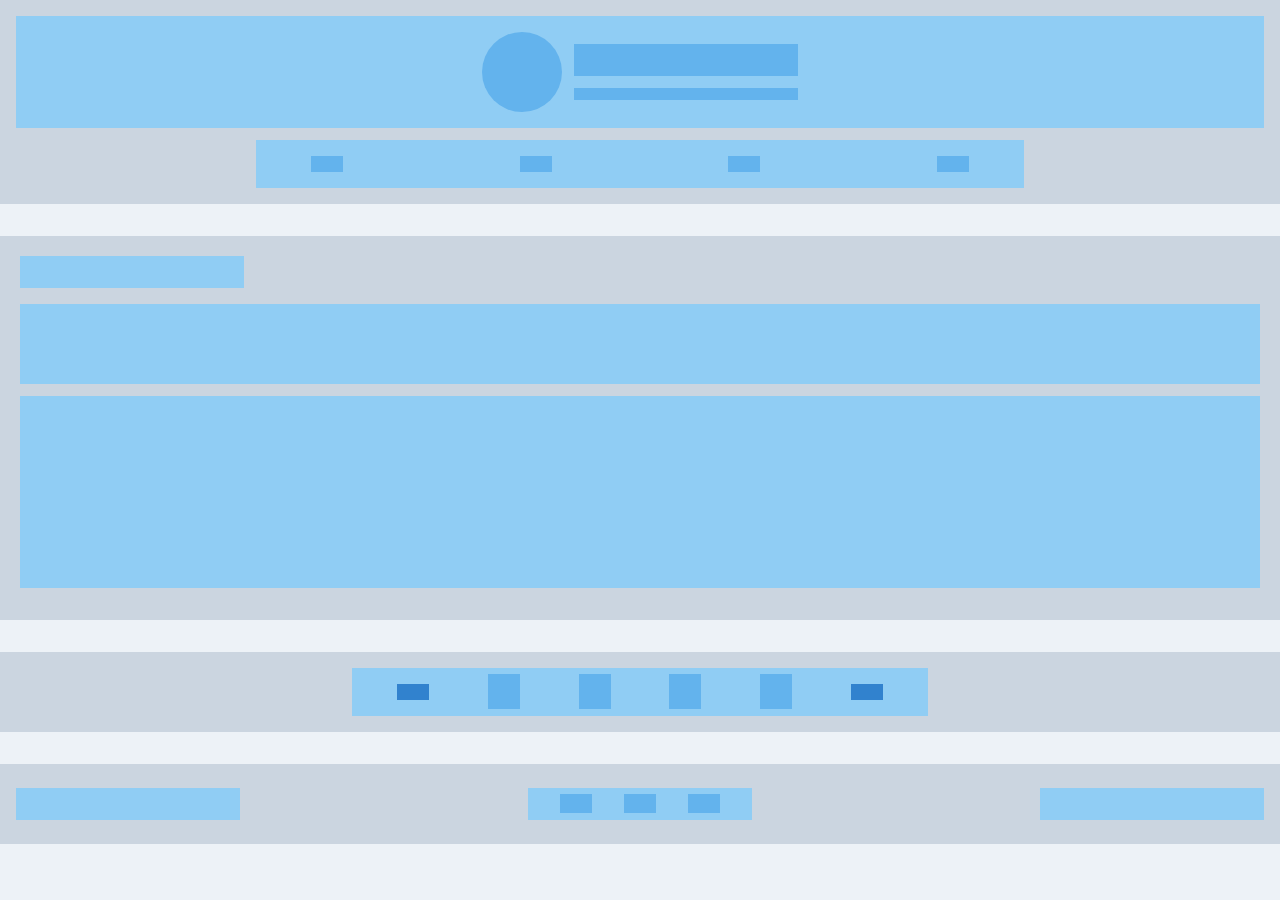
<file: layout.html>
<!DOCTYPE html>
<html lang="es">
<head>
    <meta charset="UTF-8">
    <meta name="viewport" content="width=device-width, initial-scale=1.0">
    <title>Layout - Tailwind</title>
    <link rel="stylesheet" href="css/reset.css">
    <link rel="stylesheet" href="css/tailwind.min.css">
</head>
<body class="container-fluid bg-gray-200">
    <header class="container bg-gray-400 mx-auto p-4">
        <div class="flex justify-center items-center bg-blue-300 mb-3 p-4">
            <div class="h-20 w-20 bg-blue-400 rounded-full">
            </div>
            <div class="ml-3">
                <div class="h-8 w-56 bg-blue-400 mb-3"></div>
                <div class="h-3 w-56 bg-blue-400"></div>
            </div>
        </div>
        <nav class="max-w-screen-md mx-auto bg-blue-300 p-2">
            <ul class="flex justify-between items-center flex-wrap">
                <li class="flex justify-center w-1/2 md:w-2/12 my-2"><a href="#" class="bg-blue-400 px-4 px-3 py-2"></a></li>
                <li class="flex justify-center w-1/2 md:w-2/12 my-2"><a href="#" class="bg-blue-400 px-4 px-3 py-2"></a></li>
                <li class="flex justify-center w-1/2 md:w-2/12 my-2"><a href="#" class="bg-blue-400 px-4 px-3 py-2"></a></li>
                <li class="flex justify-center w-1/2 md:w-2/12 my-2"><a href="#" class="bg-blue-400 px-4 px-3 py-2"></a></li>
            </ul>
        </nav>
    </header>

    <section class="container bg-gray-400 mx-auto my-8  p-5">
        <h2 class="bg-blue-300 h-8 w-56 mb-4"></h2>
        <p class="bg-blue-300 h-20 mb-3"></p>
        <p class="bg-blue-300 h-48 mb-3"></p>
    </section>

    <div class="container flex justify-center items-center bg-gray-400 mx-auto mb-8 p-4">
        <ul class="flex justify-around items-center w-full md:w-5/6 max-w-xl bg-blue-300 mx-auto p-4">
            <button class="bg-blue-600 px-4 py-2"></button>
            <li><a href="#" class="bg-blue-400 px-4 py-2"></a></li>
            <li><a href="#" class="bg-blue-400 px-4 py-2"></a></li>
            <li><a href="#" class="bg-blue-400 px-4 py-2"></a></li>
            <li><a href="#" class="bg-blue-400 px-4 py-2"></a></li>
            <button class="bg-blue-600 px-4 py-2"></button>
        </ul>   
    </div>

    <footer class="flex justify-between items-center flex-wrap bg-gray-400
    p-4">
    <h3 class="h-8 w-full md:w-56 bg-blue-300 my-2"></h3>
    <ul class="flex justify-between items-center mx-auto h-8 w2/5 bg-blue-300 my-2 p-4">
        <li><a href="#" class="bg-blue-400 mx-4 px-4"></a></li>
        <li><a href="#" class="bg-blue-400 mx-4 px-4"></a></li>
        <li><a href="#" class="bg-blue-400 mx-4 px-4"></a></li>
    </ul>
    <h3 class="h-8 w-full md:w-56 bg-blue-300 my-2"></h3>
    </footer>
</body>
</html>
</file>
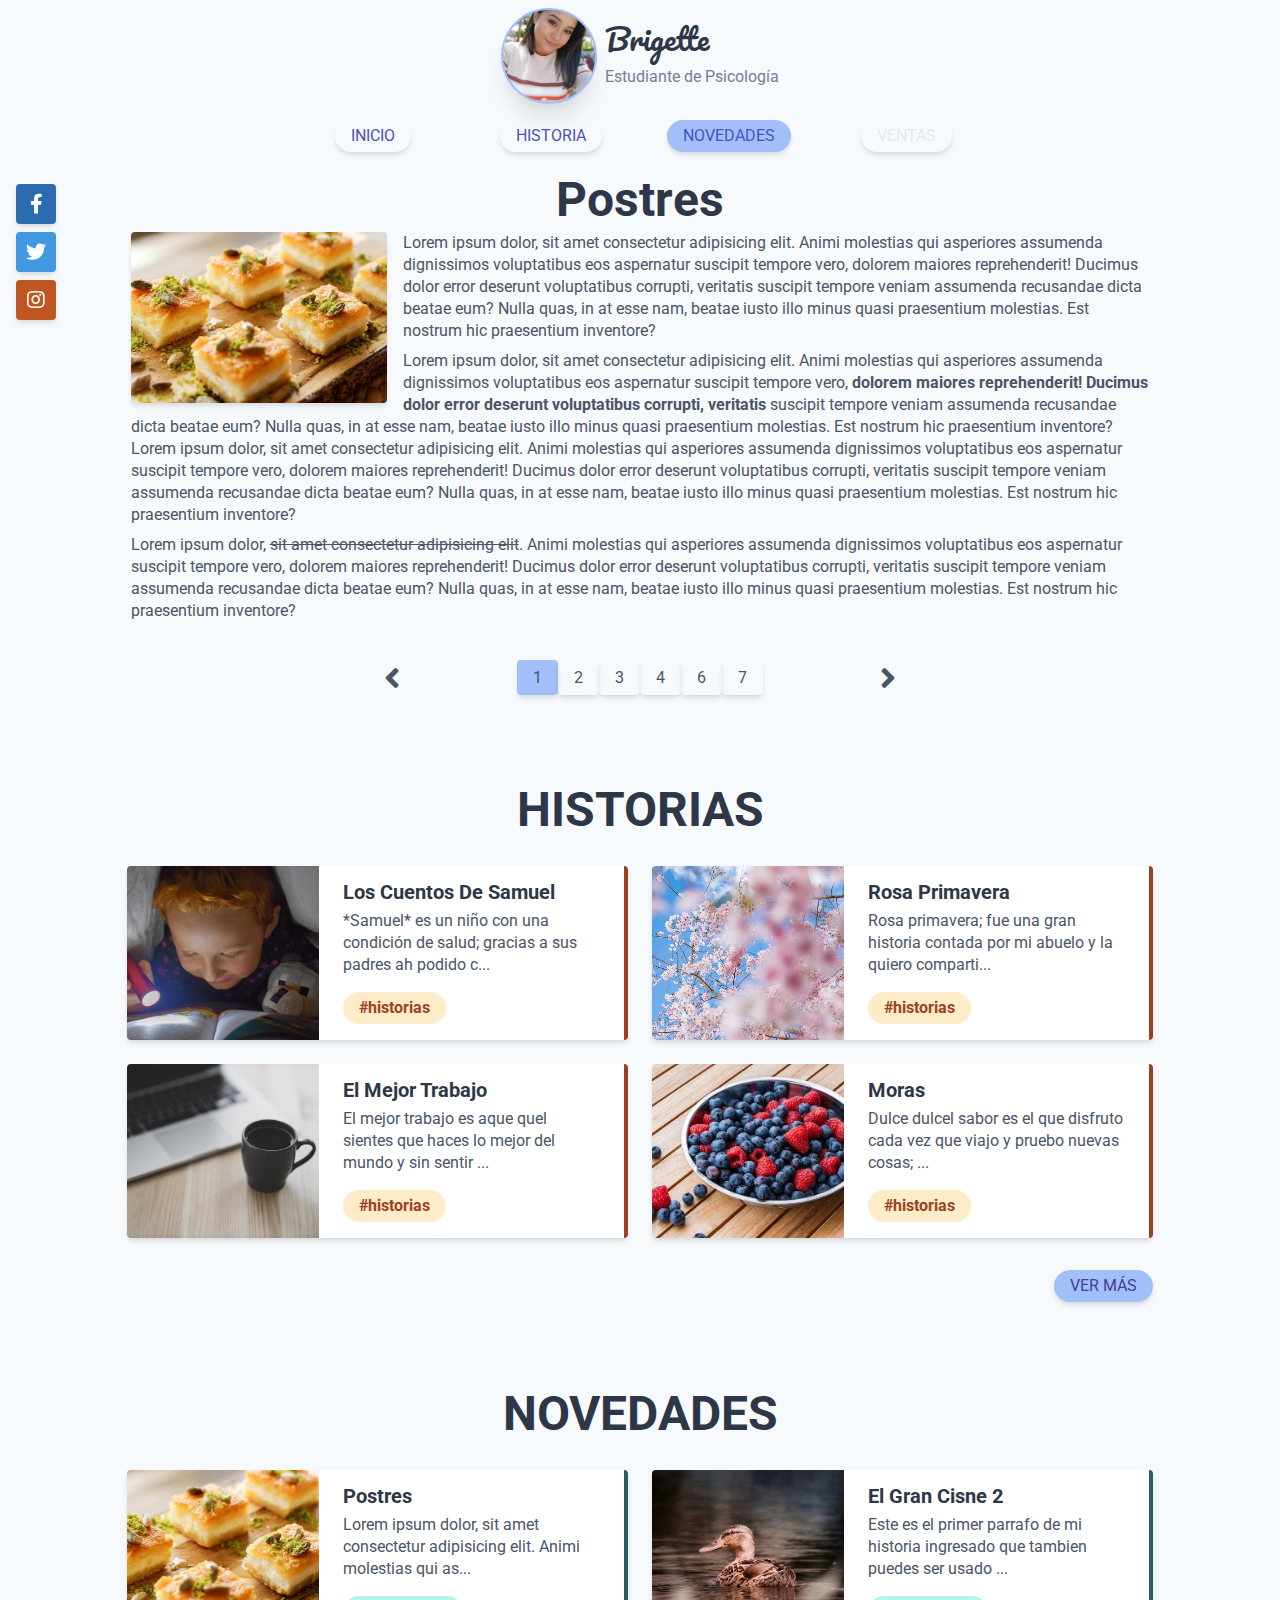
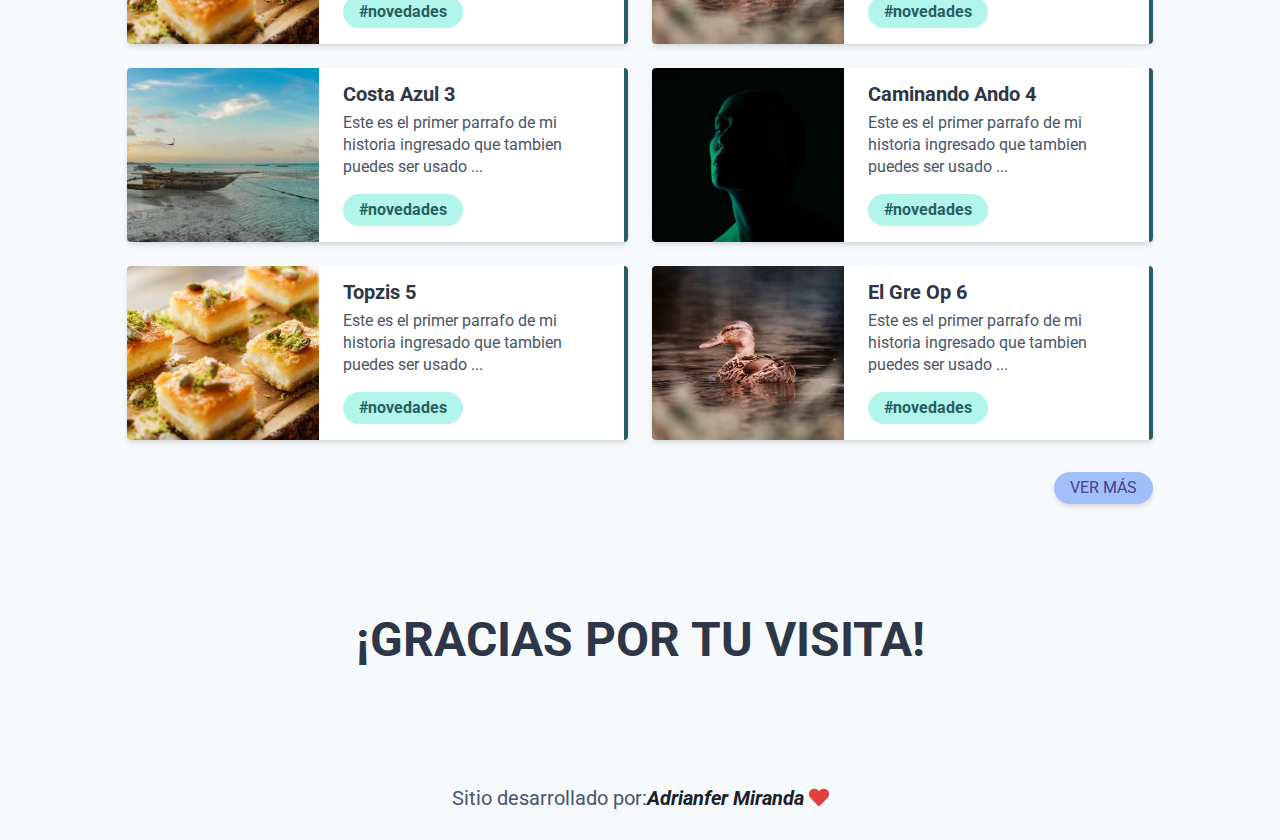
<file: novedad.html>
<!DOCTYPE html>
<html lang="es">

<head>
  <meta charset="UTF-8">
  <meta name="viewport" content="width=device-width, initial-scale=1.0">
  <title>Brigette - Historias</title>
  <link rel="stylesheet" href="css/reset.css">
  <link
    href="https://fonts.googleapis.com/css2?family=Pacifico&family=Roboto:ital,wght@0,100;0,400;0,900;1,400;1,900&display=swap"
    rel="stylesheet">
  <link rel="stylesheet" href="css/all.css">
  <link rel="stylesheet" href="css/tailwind.min.css">
  <link rel="stylesheet" href="css/main.css">
</head>

<body class="container-fluid bg-gray-100">

  <!-- HEADER -->
  <header class="container mx-auto">
    <div class="flex justify-around items-center py-2">
      <div class="flex justify-center items-center">
        <div class="flex justify-center items-center">
          <div id="btn-sesion"
            class="h-20 w-20 md:h-24 md:w-24 bg-cover border-solid border-2 border-indigo-300 rounded-full overflow-hidden shadow-xl cursor-pointer mr-2"
            style="background-image: url(img/user-profile.jpg);">
          </div>
          <div>
            <h2 class="font-pacifico text-gray-800 text-3xl mb-3">Brigette</h2>
            <span class="text-gray-600 leading-snug hidden sm:flex">Estudiante de Psicología</span>
          </div>
        </div>
      </div>
      <button id="btn-nav"
        class="bg-indigo-300 text-indigo-700 text-xl rounded-full shadow-md p-4 md:hidden focus:outline-none fa fa-bars"></button>
    </div>
    <nav id="nav" class="md:block max-w-screen-sm md:w-5/6 mx-auto p hidden">
      <ul class="flex justify-between items-center flex-wrap">
        <li class="flex justify-center w-1/2 md:w-2/12 my-2"><a href="index.html"
            class="transition duration-300 ease-in-out text-indigo-700 hover:bg-indigo-300 text-center rounded-full shadow-md uppercase focus:outline-none px-4 py-2">Inicio</a>
        </li>
        <li class="flex justify-center w-1/2 md:w-2/12 my-2"><a href="historia.html"
            class="transition duration-300 ease-in-out text-indigo-700 hover:bg-indigo-300 text-center rounded-full shadow-md uppercase focus:outline-none px-4 py-2">Historia</a>
        </li>
        <li class="flex justify-center w-1/2 md:w-2/12 my-2"><a href="novedad.html"
            class="transition duration-300 ease-in-out text-indigo-700 bg-indigo-300 hover:bg-indigo-300 text-center rounded-full shadow-md uppercase focus:outline-none px-4 py-2">Novedades</a>
        </li>
        <li class="flex justify-center w-1/2 md:w-2/12 my-2"><a href="#"
            class="text-gray-300 text-center rounded-full shadow-md uppercase cursor-default focus:outline-none px-4 py-2">Ventas</a>
        </li>
      </ul>
    </nav>
  </header>


  <!-- MAIN SOCIAL -->
  <ul class="fixed hidden md:block p-4">
    <li><a href="#"
        class="fab fa-facebook-f transition duration-300 ease-in-out bg-blue-700 hover:bg-blue-900 flex items-center justify-center h-10 w-10 text-xl text-white rounded shadow-md my-2"></a>
    </li>
    <li><a href="#"
        class="fab fa-twitter transition duration-300 ease-in-out bg-blue-500 hover:bg-blue-700 flex items-center justify-center h-10 w-10 text-xl text-white rounded shadow-md my-2"></a>
    </li>
    <li><a href="#"
        class="fab fa-instagram transition duration-300 ease-in-out bg-orange-700 hover:bg-orange-900 flex items-center justify-center h-10 w-10 text-xl text-white rounded shadow-md my-2"></a>
    </li>
  </ul>

  <!-- MAIN POST -->
  <section class="container md:w-5/6 bg-gray-100 py-4 px-6 mb-12  mx-auto">
    <article id="preloader-post" class="relative overflow-hidden preloader-post">
      <h2 class="w-8/12 h-10 bg-gray-300 py-2 mb-2"></h2>
      <p class="w-full h-40 bg-gray-300 py-1 mb-2"></p>
      <div class="w-full flex justify-between items-center mb-2">
        <span class="w-3/12 h-8 bg-gray-300 py-1"></span>
        <span class="w-5/12 h-8 bg-gray-300 py-1"></span>
      </div>
    </article>

    <article id="post" class="w-full hidden">
      <h1 class="w-full text-4xl md:text-5xl text-gray-800 text-center font-bold mb-2">Brigette Rov</h1>
      <img src="img/user-profile.jpg" alt="jpg"
        class="
        ">
      <p class="w-full paragraph text-gray-700 leading-snug mb-2"><strong>Soy un ser agradable en un cuerpo
          biodegradable</strong>, tal como
        cualquier otro. Mayor de 20 pero menor de 30, nacida en los gloriosos noventas, en tierra firme, en tierra
        Venezolana.</p>

      <p class="w-full paragraph text-gray-700 leading-snug mb-2">Otra estudiante de pie en el transporte público, con
        medio pasaje en la mano, rogando que el colector este de
        buen humor. </p>

      <h3 class="text-4xl text-gray-800 text-center md:text-left font-bold capitalize ml-3 mt-6 mb-3">Estudios</h3>
      <p class="w-full paragraph text-gray-700 leading-snug mb-2">Estudio Psicología mención clínica, en la universidad
        más
        bonita. En el inicio de mi carrera <strong>un profesor citó</strong> la importancia de la geografía en la
        historia, contandonos de
        Esparta y Atenas. Esparta, siendo una isla expuesta a los piratas preparaba guerreros, mientras que Atenas, que
        se
        encontraba protegida por otras islas no tenía preocupaciones, mientras Esparta luchaba por su territorio, Atenas
        estudiaba artes y filosofaba; ejemplifico porque mi universidad para bien o para mal es Atenas en todo su
        esplendor. Es ligera, es suave, en cada esquina hay un cantante, un bailarín, alguien tocando algún instrumento,
        alguien meditando, alguien siendo libre. Nunca me sentí identificada con las carreras Espartanas que se ofrecían
        en mi estado natal.</p>

      <h3 class="text-4xl text-gray-800 text-center md:text-left font-bold capitalize ml-3 mt-6 mb-3">Entonces... ¿esta
        lejos de tu hogar?</h3>
      <p class="w-full paragraph text-gray-700 leading-snug mb-2">Sí, a varios cientos de kilómetros... <strong>soy
          Guayanesa</strong>, y ni
        siquiera de Ciudad Bolívar o Puerto Ordaz, <strong>soy Uasipatense</strong> (me comí la *G* a propósito); el
        objetivo de mi
        proyecto para optar al titulo de bachiller, era posicionar a Guasipati en el mapa, ya que las indicaciones de la
        troncal 10 (esos letreros verdes) saltan de <strong>Upata</strong> a <strong>El Callao</strong>, excluyendo por
        completo a <strong> Guasipatis</strong>. Los turistas
        que van a la Gran Sabana saben que pasaron por un pueblo, pero no han de tener idea de cual. En internet no
        habían
        muchos registros de su historia y cultura antes de nuestro proyecto.</p>

      <h3 class="text-4xl text-gray-800 text-center md:text-left font-bold capitalize ml-3 mt-6 mb-3">¿Que tenía
        psicoloía
        que no tenian las demás?
      </h3>
      <p class="w-full paragraph text-gray-700 leading-snug mb-2"> Psicología tenia medicina, tenia anatomía, tenia
        matemáticas y
        no tenia sangre. No es que no la tolere, o rechace el hecho de que estamos compuestos por ella, pero prefiero no
        tenerla cerca.</p>

      <h3 class="text-4xl text-gray-800 text-center md:text-left font-bold capitalize ml-3 mt-6 mb-3">¿Tiene qué ver tu
        blog con algún proyecto de
        tu
        carrera?
      </h3>
      <p class="w-full paragraph text-gray-700 leading-snug mb-2">
        Por el momento no, mi audiencia no esta siendo parte de algún experimento psicológico social. Tengo un blog por
        placer, por positivismo, por pasión, por gusto.</p>

      <p class="w-full paragraph text-gray-700 leading-snug mb-2">
        Desde el inicio hago un fuerte recalco en la <strong>DECISIÓN</strong>, tengo amigos con carreras ligadas a la
        salud en redes sociales como Instagram y Facebook, pasaba que a veces compartian contenido que me hacia ruido,
        fracturas, autopsias, animales descompuestos, entre otros, ellos seguían siendo mis amigos pero bloqueaba sus
        publicaciones, porque así no quisiera, eran cosas que terminaba viendo. Digamos entonces que Instagram y
        Facebook
        es la calle, la calle que todo mundo transita, donde no controlas lo que ocurre, Blogger es una tienda, es un
        restaurante, es un apartamento, es un lugar al que decides entrar, en el que decides seguir. <strong>A mis
          lectores</strong> que no son muchos, pero son leales, les agradezco desde la humildad de mi ser el hecho de
        que
        me decidieran leer.</p>

      <p class="w-full paragraph text-gray-700 leading-snug mb-2">
        Hago lo posible para que mi sitio sea un <strong>espacio positivo</strong>; Ayudandome, mientras posiblemente
        ayudo a los demás. No soy ignorante a la situación que vive mi país, yo también sufro, pero aquí trato de no
        enfocarme en eso; paginas de quejas ya hay. Si algún lector no se siente conforme con lo anterior puede salir
        con
        total comodidad y no venir más, si por el contrario algún lector me lee sin querer, le recomiendo que busque
        ayuda
        profesional para que pueda controlar sus impulsos. </p>

      <p class="w-full paragraph text-gray-700 leading-snug mb-2">
        Por el momento el plan sigue siendo el mismo, "<strong>aquí escribiré para quien me decida leer</strong>".</p>

      <div class="flex flex-wrap justify-between items-center w-full my-8">
        <div>
          <p class="text-indigo-700"><strong>Brigette Rov <i class="fa fa-heart"></i></strong></p>
        </div>
        <div>
          <p class="text-indigo-700">Publicado el <strong>14 de mayo del 2020</strong></p>
        </div>
      </div>
    </article>

    <ul class="w-full max-w-screen-sm flex justify-around items-center mt-8 mx-auto">
      <button class="fa fa-angle-left fa-2x text-gray-700 hover:bg-indigo-300 rounded-full py-2 px-4"></button>
      <ul class="w-64 flex justify-center tems-center">
        <li class="my-2"><a href="#" class="text-gray-700 bg-indigo-300 hover:bg-indigo-300 focus:bg-indigo-300 focus:outline-none rounded shadow-md py-2 px-4">1</a></li>
        <li class="my-2"><a href="#" class="text-gray-700 hover:bg-indigo-300 focus:bg-indigo-300 focus:outline-none rounded shadow-md py-2 px-4">2</a></li>
        <li class="my-2"><a href="#" class="text-gray-700 hover:bg-indigo-300 focus:bg-indigo-300 focus:outline-none rounded shadow-md py-2 px-4">3</a></li>
        <li class="my-2"><a href="#" class="text-gray-700 hover:bg-indigo-300 focus:bg-indigo-300 focus:outline-none rounded shadow-md py-2 px-4">4</a></li>
        <li class="my-2"><a href="#" class="text-gray-700 hover:bg-indigo-300 focus:bg-indigo-300 focus:outline-none rounded shadow-md py-2 px-4">6</a></li>
        <li class="my-2"><a href="#" class="text-gray-700 hover:bg-indigo-300 focus:bg-indigo-300 focus:outline-none rounded shadow-md py-2 px-4">7</a></li>
      </ul>
      <button class="fa fa-angle-right fa-2x text-gray-700 hover:bg-indigo-300 rounded-full py-2 px-4"></button>
    </ul>
  </section>

  <!-- MAIN CARD HISTORY -->
  <section class="container md:w-5/6 mx-auto my-12  p-5">
    <h2 class="w-full font-bold text-4xl md:text-5xl text-gray-800 text-center uppercase mb-8">Historias</h2>

    <div id="wrapper-historys" class="grid grid-cols-1 lg:grid-cols-2 gap-6">
      <div class="relative max-w-lg w-full sm:flex mx-auto rounded shadow-md overflow-hidden opacity-75 preloader-card">
        <div class="h-48 h-auto w-48 flex-none bg-gray-300 bg-cover">
        </div>

        <div
          class="flex flex-col justify-between bg-white border-l-4 md:border-l-0 md:border-r-4 border-solid border-gray-300 cursor-pointer py-4 px-6">
          <div>
            <h2 class="w-8/12 h-8 bg-gray-300 font-bold text-left text-xl capitalize py-2 mb-2"></h2>
            <p class="w-full bg-gray-300 text-gray-300">Lorem ipsum dolor sit amet, consectetur adipisila! Maiores
              et perferendis
              eaque, xercitationem praesentium nihil.</p>
          </div>

          <div class="mt-4">
            <h3 class="w-24 h-6 inline-block bg-gray-300 text-gray-300 font-bold rounded-full py-1 px-4"></h3>
          </div>

        </div>
      </div>

      <div class="relative max-w-lg w-full sm:flex mx-auto rounded shadow-md overflow-hidden opacity-75 preloader-card">
        <div class="h-48 h-auto w-48 flex-none bg-gray-300 bg-cover">
        </div>

        <div
          class="flex flex-col justify-between bg-white border-l-4 md:border-l-0 md:border-r-4 border-solid border-gray-300 cursor-pointer py-4 px-6">
          <div>
            <h2 class="w-8/12 h-8 bg-gray-300 font-bold text-left text-xl capitalize py-2 mb-2"></h2>
            <p class="w-full bg-gray-300 text-gray-300">Lorem ipsum dolor sit amet, consectetur adipisila! Maiores
              et perferendis
              eaque, xercitationem praesentium nihil.</p>
          </div>

          <div class="mt-4">
            <h3 class="w-24 h-6 inline-block bg-gray-300 text-gray-300 font-bold rounded-full py-1 px-4"></h3>
          </div>

        </div>
      </div>
    </div>

    <div class="flex justify-end items-center w-full mt-8">
      <a id="btn-more-history" href="#"
        class="transition duration-300 ease-in-out bg-indigo-300 text-indigo-800 hover:bg-indigo-700 hover:text-indigo-300 rounded-full uppercase shadow-md focus:outline-none px-4 py-2">Ver
        más</a>
    </div>
  </section>

  <!-- MAIN CARD NOVEDAD -->
  <section class="container md:w-5/6 mx-auto my-12  p-5">
    <h2 class="w-full font-bold text-4xl md:text-5xl text-gray-800 text-center uppercase mb-8">Novedades</h2>

    <div id="wrapper-novedades" class="grid grid-cols-1 lg:grid-cols-2 gap-6">
      <div class="relative max-w-lg w-full sm:flex mx-auto rounded shadow-md overflow-hidden opacity-75 preloader-card">
        <div class="h-48 h-auto w-48 flex-none bg-gray-300 bg-cover">
        </div>

        <div
          class="flex flex-col justify-between bg-white border-l-4 md:border-l-0 md:border-r-4 border-solid border-gray-300 cursor-pointer py-4 px-6">
          <div>
            <h2 class="w-8/12 h-8 bg-gray-300 font-bold text-left text-xl capitalize py-2 mb-2"></h2>
            <p class="w-full bg-gray-300 text-gray-300">Lorem ipsum dolor sit amet, consectetur adipisila! Maiores
              et perferendis
              eaque, xercitationem praesentium nihil.</p>
          </div>

          <div class="mt-4">
            <h3 class="w-24 h-6 inline-block bg-gray-300 text-gray-300 font-bold rounded-full py-1 px-4"></h3>
          </div>

        </div>
      </div>

      <div class="relative max-w-lg w-full sm:flex mx-auto rounded shadow-md overflow-hidden opacity-75 preloader-card">
        <div class="h-48 h-auto w-48 flex-none bg-gray-300 bg-cover">
        </div>

        <div
          class="flex flex-col justify-between bg-white border-l-4 md:border-l-0 md:border-r-4 border-solid border-gray-300 cursor-pointer py-4 px-6">
          <div>
            <h2 class="w-8/12 h-8 bg-gray-300 font-bold text-left text-xl capitalize py-2 mb-2"></h2>
            <p class="w-full bg-gray-300 text-gray-300">Lorem ipsum dolor sit amet, consectetur adipisila! Maiores
              et perferendis
              eaque, xercitationem praesentium nihil.</p>
          </div>

          <div class="mt-4">
            <h3 class="w-24 h-6 inline-block bg-gray-300 text-gray-300 font-bold rounded-full py-1 px-4"></h3>
          </div>

        </div>
      </div>
    </div>

    <div class="flex justify-end items-center w-full mt-8">
      <a id="btn-more-novedad" href="#"
        class="transition duration-300 ease-in-out bg-indigo-300 text-indigo-800 hover:bg-indigo-700 hover:text-indigo-300 rounded-full uppercase shadow-md focus:outline-none px-4 py-2">Ver
        más</a>
    </div>
  </section>

  <!-- MAIN TANKS -->
  <section class="container md:w-5/6 mx-auto my-12  p-5">
    <h4 class="text-gray-800 text-center text-4xl md:text-5xl font-bold uppercase py-6 mx-auto">¡Gracias por tu visita!
    </h4>
  </section>

  <!-- MAIN FOOTER -->
  <footer class="w-full flex justify-center items-center py-6">
    <p class="flex flex-col sm:flex-row justify-center items-center text-gray-700 text-xl my-2">Sitio desarrollado
      por:<i class="italic text-gray-900 font-bold"> Adrianfer
        Miranda <i class="fa fa-heart text-red-600"></i></i></p>
  </footer>

  <script src="js/navbarSesion.js"></script>
  <script src="js/main.js"></script>

</body>

</html>
</file>
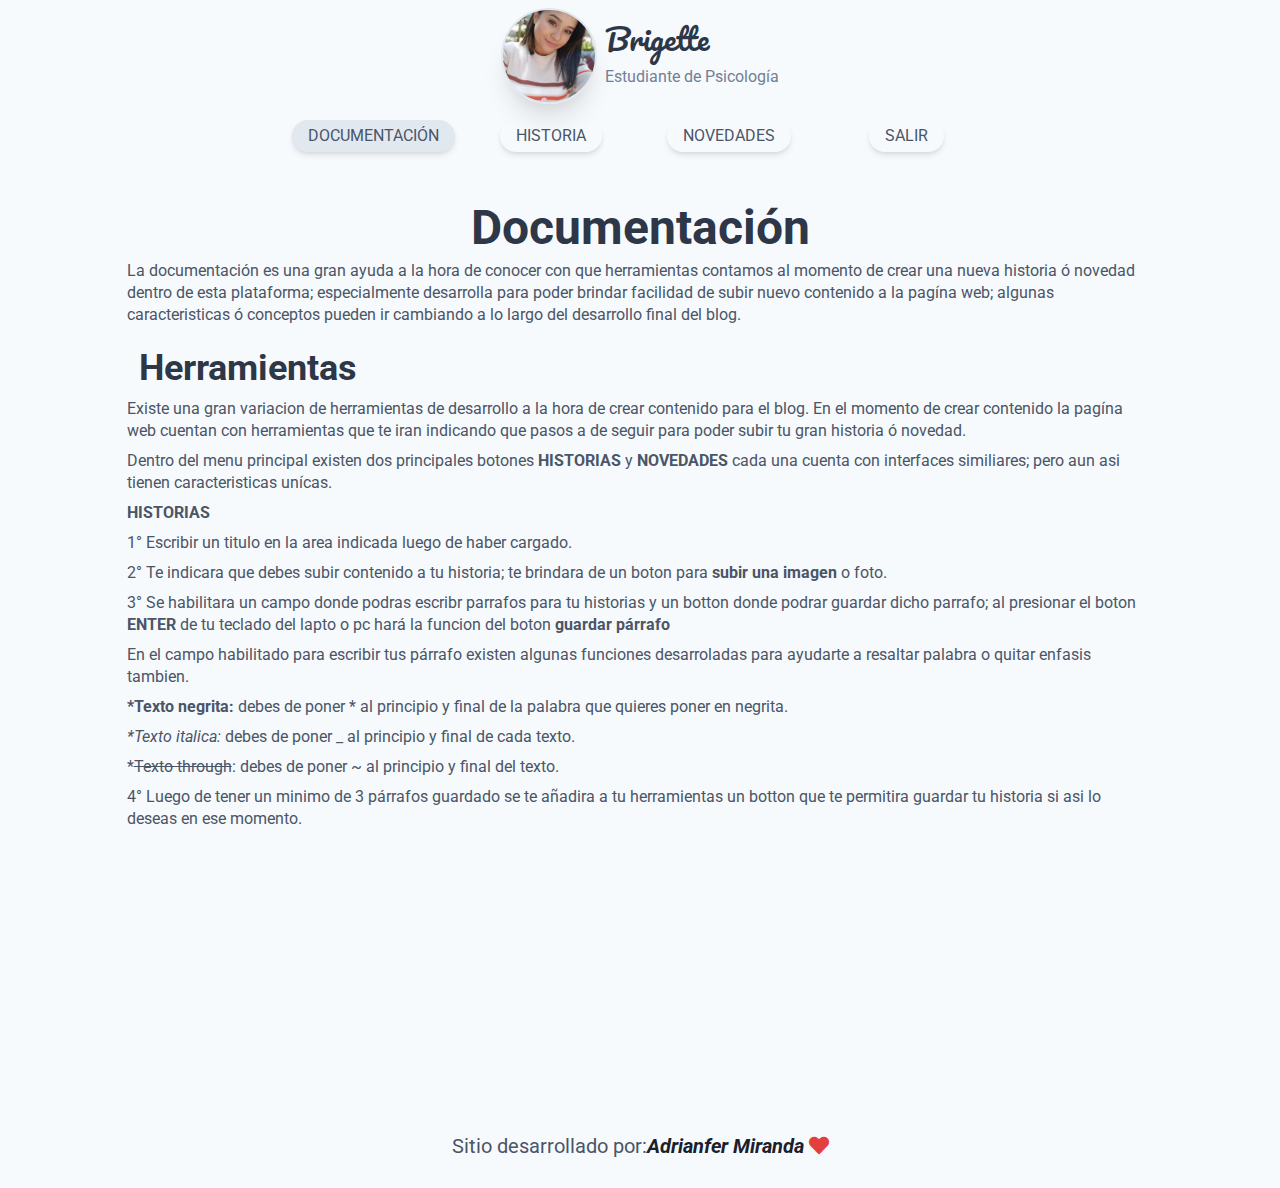
<file: sesion.html>
<!DOCTYPE html>
<html lang="es">

<head>
  <meta charset="UTF-8">
  <meta name="viewport" content="width=device-width, initial-scale=1.0">
  <title>Brigette</title>
  <link rel="stylesheet" href="css/reset.css">
  <link
    href="https://fonts.googleapis.com/css2?family=Pacifico&family=Roboto:ital,wght@0,100;0,400;0,900;1,400;1,900&display=swap"
    rel="stylesheet">
  <link rel="stylesheet" href="css/all.css">
  <link rel="stylesheet" href="css/tailwind.min.css">
  <link rel="stylesheet" href="css/main.css">
</head>

<body class="container-fluid bg-gray-100">
  
  <!-- HEADER -->
  <header class="container mx-auto">
    <div class="flex justify-around items-center py-2">
      <div class="flex justify-center items-center">
        <div class="flex justify-center items-center">
          <div id="btn-sesion"
            class="h-20 w-20 md:h-24 md:w-24 bg-cover border-solid border-2 border-indigo-300 rounded-full overflow-hidden shadow-xl cursor-pointer mr-2"
            style="background-image: url(img/user-profile.jpg);">
          </div>
          <div>
            <h2 class="font-pacifico text-gray-800 text-3xl mb-3">Brigette</h2>
            <span class="text-gray-600 leading-snug hidden sm:flex">Estudiante de Psicología</span>
          </div>
        </div>
      </div>
      <button id="btn-nav"
        class="bg-indigo-300 text-indigo-700 text-xl rounded-full shadow-md p-4 md:hidden focus:outline-none fa fa-bars"></button>
    </div>
    <nav id="nav" class="md:block max-w-screen-sm md:w-5/6 mx-auto p hidden">
      <ul class="flex justify-between items-center flex-wrap">
        <li class="flex justify-center w-1/2 md:w-2/12 my-2"><a href="index.html"
            class="transition duration-300 ease-in-out text-indigo-700 hover:bg-indigo-300 text-center rounded-full shadow-md uppercase focus:outline-none px-4 py-2">Inicio</a>
        </li>
        <li class="flex justify-center w-1/2 md:w-2/12 my-2"><a href="#"
            class="transition duration-300 ease-in-out text-indigo-700 hover:bg-indigo-300 text-center rounded-full shadow-md uppercase focus:outline-none px-4 py-2">Historia</a>
        </li>
        <li class="flex justify-center w-1/2 md:w-2/12 my-2"><a href="#"
            class="transition duration-300 ease-in-out text-indigo-700 hover:bg-indigo-300 text-center rounded-full shadow-md uppercase focus:outline-none px-4 py-2">Novedades</a>
        </li>
        <li class="flex justify-center w-1/2 md:w-2/12 my-2"><a href="#"
            class="text-gray-300 text-center rounded-full shadow-md uppercase cursor-default focus:outline-none px-4 py-2">Ventas</a></li>
      </ul>
    </nav>
  </header>

  <!-- MAIN FORM -->
  <section class="container md:w-5/6 bg-gray-100 p-6 mb-12  mx-auto">
    <form id="form-login" method="post" class="w-full md:w-10/12 lg:w-6/12 max-w-screen-sm flex flex-col items-center justify-around max-w-screen-sm rounded shadow-md py-4 px-6 mx-auto">
        <h2 class="w-full text-4xl md:text-5xl text-gray-800 text-center font-bold mb-2">Iniciar Sesion</h2>
        <div class="w-full flex flex-col mb-4">
            <label for="user" class="text-lg text-gray-700 ml-2 mb-2"><i class="fa fa-user"></i> Usuario</label>
            <input id="user" class="focus:outline-none border-solid border-2 focus:border-indigo-300 rounded py-2 px-4" type="text" placeholder="Escribir usuario" autocomplete="off">
          </div>
        <div class="w-full flex flex-col mb-4">
            <label for="password" class="text-lg text-gray-700 ml-2 mb-2"><i class="fa fa-lock"></i> Contraseña</label>
            <input id="password" class="focus:outline-none border-solid border-2 focus:border-indigo-300 rounded py-2 px-4" type="password" placeholder="Escribir contraseña">          </div>
        <input type="submit" value="Iniciar" class="w-64 transition duration-300 ease-in-out bg-indigo-300 text-indigo-800 hover:bg-indigo-700 hover:text-indigo-300 rounded-full uppercase shadow-md focus:outline-none px-4 py-2 my-6">
    </form>
  </section>

  <div id="box-messege" class="w-10/12 max-w-screen-md fixed bottom-0 left-0 right-0 flex justify-start items-center bg-indigo-300 text-indigo-700 rounded shadow-md py-4 mb-12 mx-auto" style="left: -3000px;">
    <span class="flex justify-center items-center px-4"><i class="fa fa-clock fa-lg"></i></span>
    <p class="">Por favor, espera un momento mientras evaluamos sus credenciales.</p>
  </div>

  <!-- MAIN FOOTER -->
  <footer class="w-full flex justify-center items-center py-6">
    <p class="flex flex-col sm:flex-row justify-center items-center text-gray-700 text-xl my-2">Sitio desarrollado por:<i class="italic text-gray-900 font-bold"> Adrianfer
        Miranda <i class="fa fa-heart text-red-600"></i></i></p>
  </footer>

  <script src="js/navbarSesion.js"></script>
  <!-- <script src="js/main.js"></script> -->
</body>

</html>
</file>
<file: css/main.css>
body {
  min-height: 100vh;
  box-sizing: border-box;
  font-family: "Roboto", sans-serif;
  overflow-x: hidden;
  outline: none;
}
.card-profile {
  box-shadow: 0 0 0 2px #fff, 0 0 0 4px #e71d36;
}
.font-pacifico {
  font-family: "Pacifico", cursive;
  font-weight: 400;
}

.bg-primary {
  background-color: #e71d36;
}
.bg-dark {
  background-color: #011627;
}

.text-white {
  color: #fdfffc;
}
.text-primary {
  color: #e71d36;
}

.inset-y-middle {
  top: 50%;
  transform: translate(50%, -50%);
}

.check{
  height: 14.5px;
  width: 14.5px;

  position: absolute;

  top: 50%;
  left: 0;
  transform: translate(-100%, -50%);


  background-color: #f7fafc;
  box-shadow: 0 0 0 2px #4a5568;
  border-radius: 50%;
  cursor:pointer;
}

.checkActivo{
  background: rgb(74,85,104);
background: -moz-radial-gradient(circle, rgba(74,85,104,1) 45%, rgba(247,250,252,1) 50%);
background: -webkit-radial-gradient(circle, rgba(74,85,104,1) 45%, rgba(247,250,252,1) 50%);
background: radial-gradient(circle, rgba(74,85,104,1) 45%, rgba(247,250,252,1) 50%);
filter: progid:DXImageTransform.Microsoft.gradient(startColorstr="#4a5568",endColorstr="#f7fafc",GradientType=1);
}

.preloader-card::after{
  content: '';
  position: absolute;
  top: 0;
  left: 0;

  height: 100%;
  width: 15%;

  animation-duration: 1s;
  animation-fill-mode: forwards;
  animation-iteration-count: infinite;
  animation-name: preloaderCard;
  animation-timing-function: linear;
  background: linear-gradient(to right, transparent 8%,#e2e8f0 14%, transparent 28%);
}
.d-none{display: none;}
@keyframes preloaderCard{
  0%{
    left: 0;
  }
  100%{
    left: 100%;
  }
}

.preloader-post::after{
  content: '';
  position: absolute;
  top: 0;
  left: 0;

  height: 100%;
  width: 15%;

  animation-duration: 1.5s;
  animation-fill-mode: forwards;
  animation-iteration-count: infinite;
  animation-name: preloaderPost;
  animation-timing-function: linear;
  background: linear-gradient(to right, transparent 8%,#fff 14%, transparent 28%);
}
@keyframes preloaderPost{
  0%{
    left: 0;
  }
  100%{
    left: 100%;
  }
}
</file>
